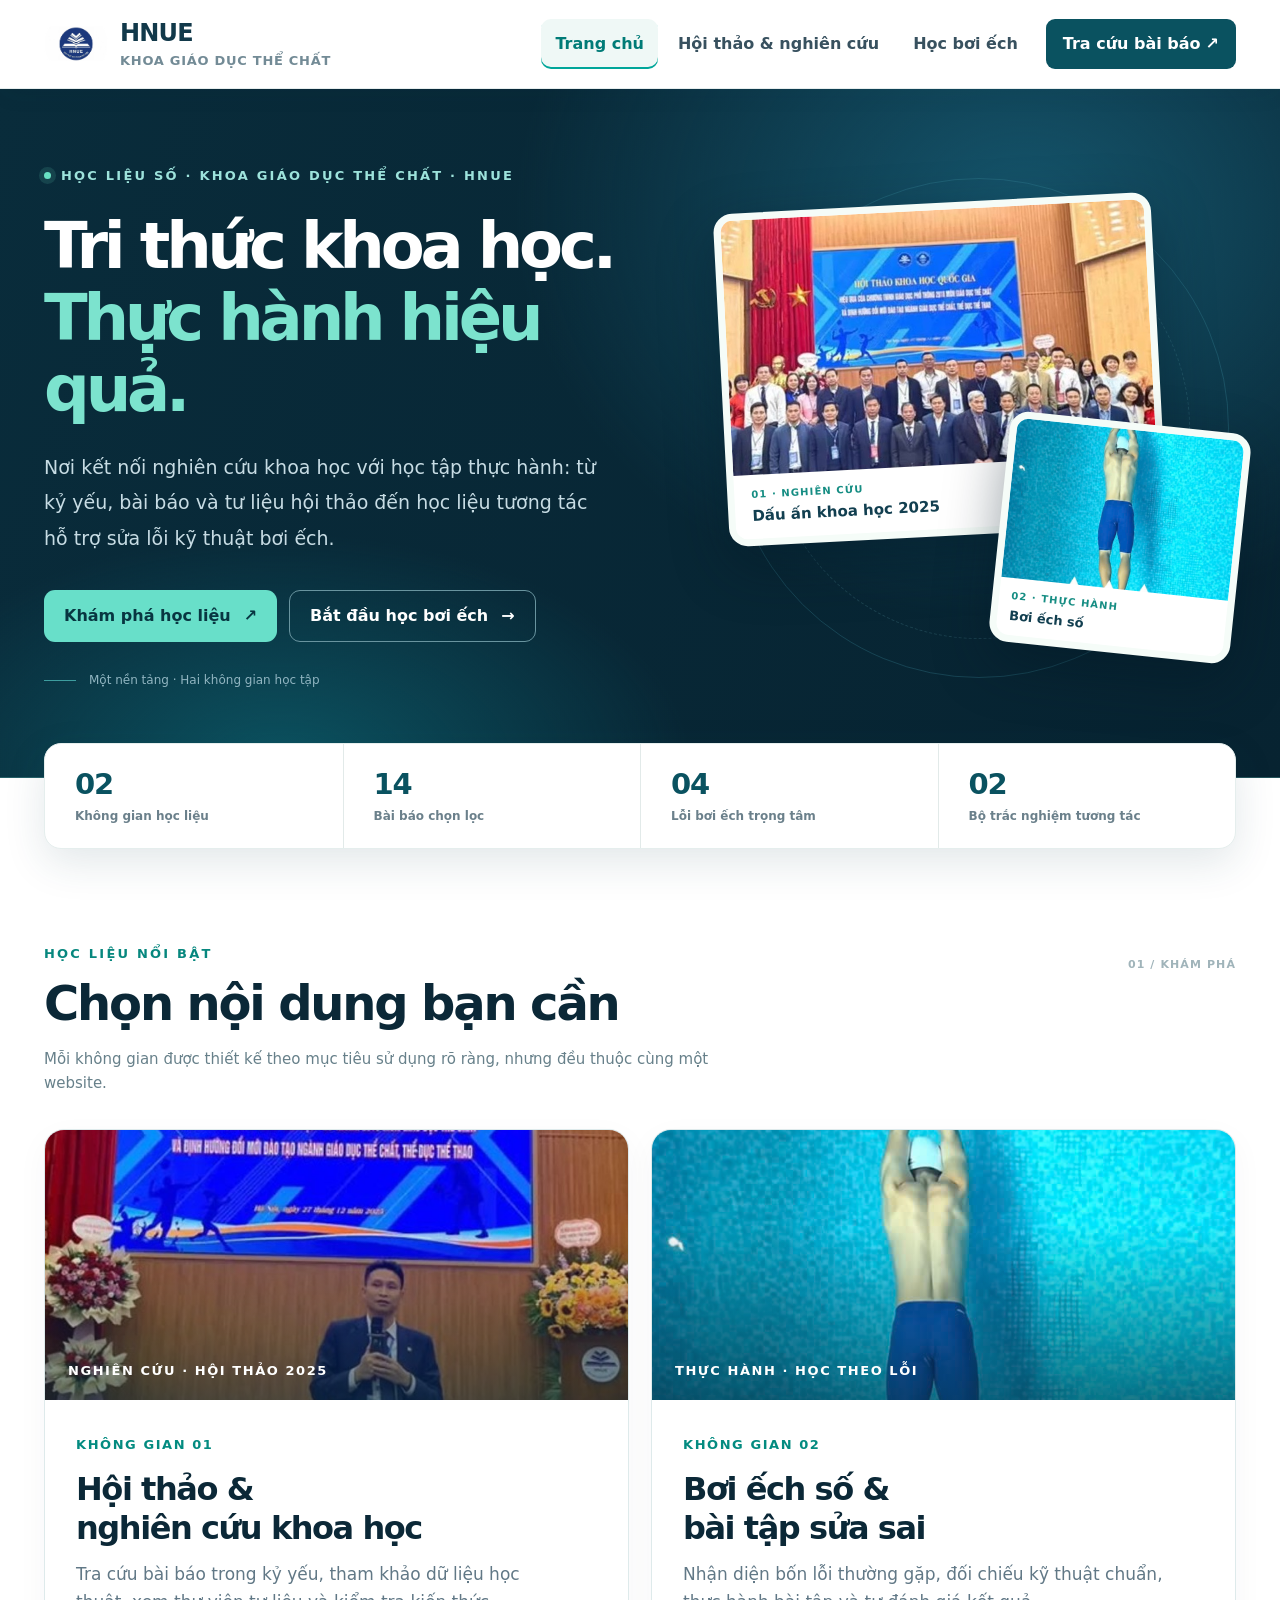
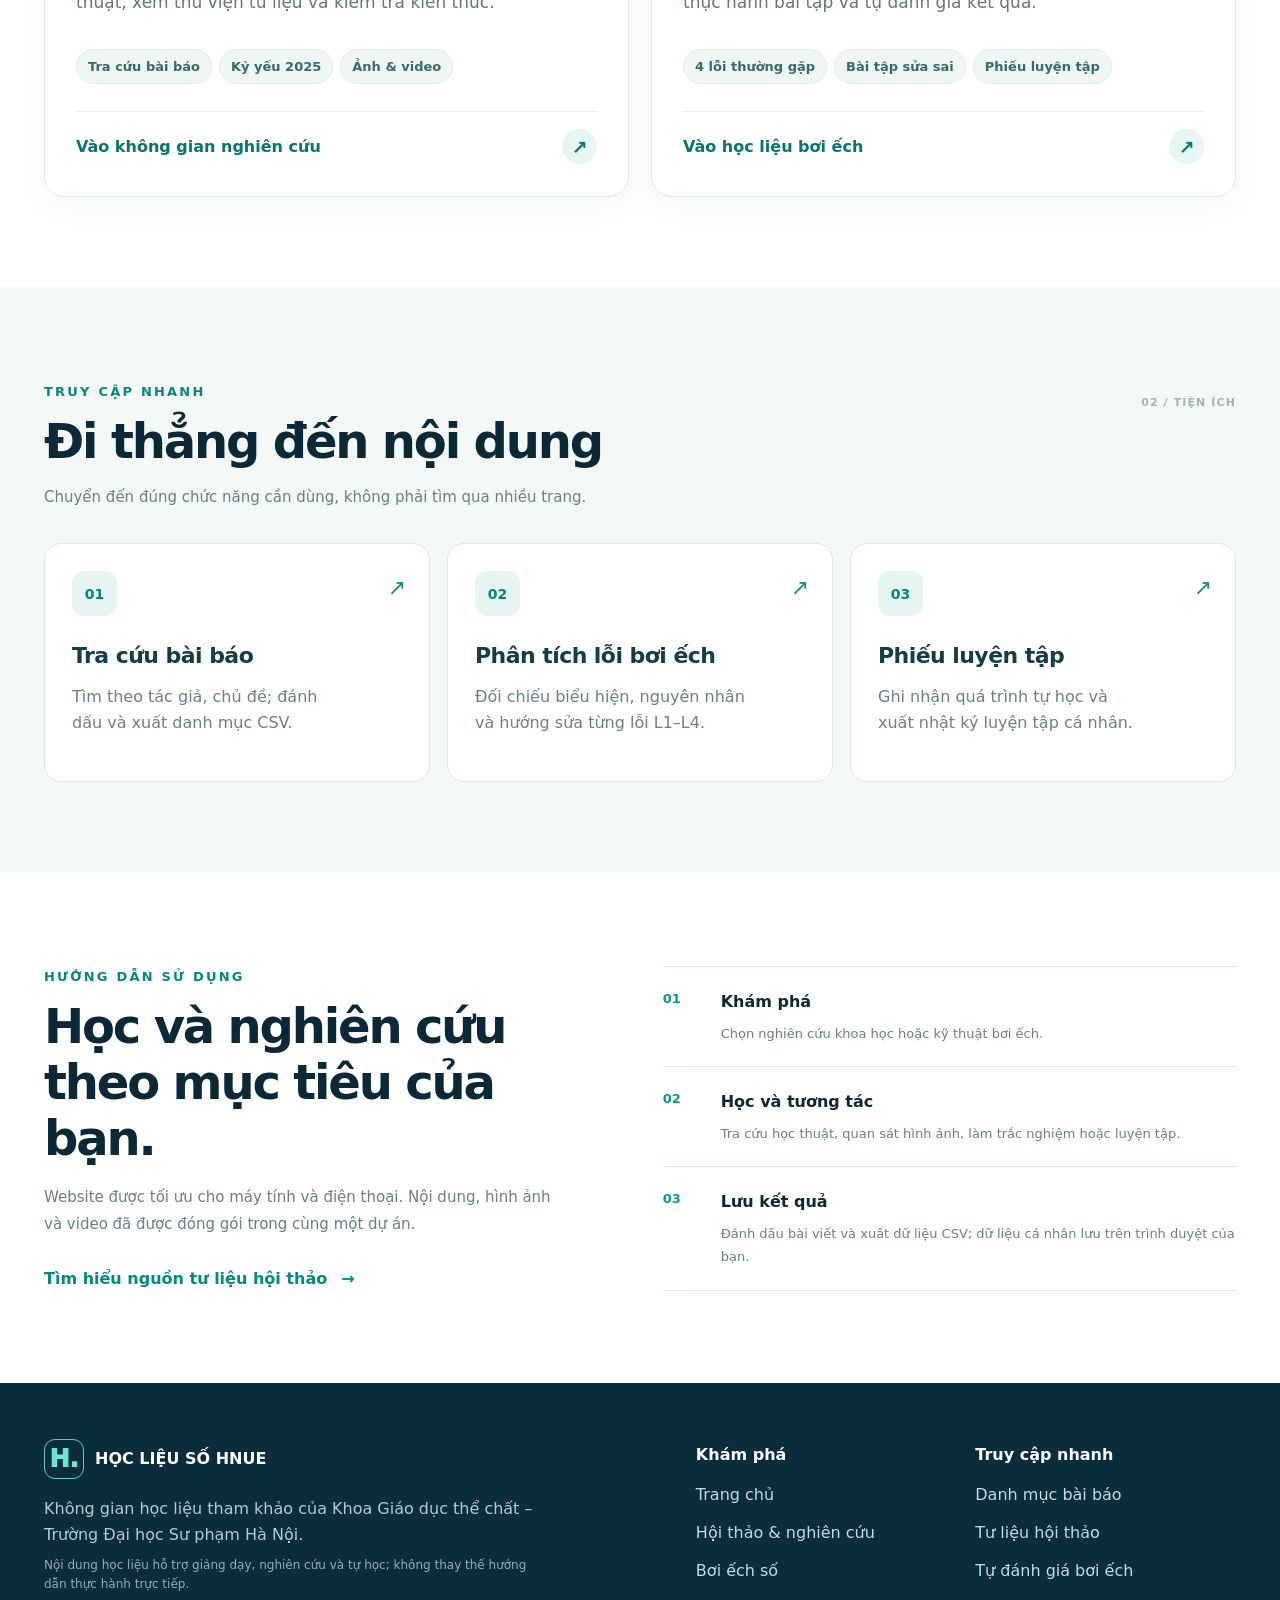
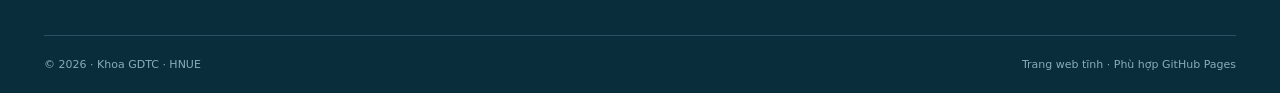
<file: index.html>
<!doctype html><html lang="vi"><head><meta charset="utf-8"><meta name="viewport" content="width=device-width,initial-scale=1"><meta name="theme-color" content="#092c38"><meta name="description" content="Cổng học liệu số Khoa Giáo dục thể chất HNUE: hội thảo và nghiên cứu khoa học, thư viện bài báo, học liệu tương tác kỹ thuật bơi ếch."><title>Học liệu số HNUE | Nghiên cứu & thực hành</title><link rel="stylesheet" href="assets/css/portal.css?v=hnue-header-20261109-2"></head><body class="portal-home">
<a class="portal-skip" href="#noi-dung">Bỏ qua điều hướng</a>
<header class="portal-header" id="dau-trang"><div class="portal-container portal-header-inner">
 <a class="portal-brand" href="index.html"
 aria-label="Trang chủ học liệu số HNUE">

    <img
        src="assets/images/hnue-logo.png"
        alt="Logo Đại học Sư phạm Hà Nội"
        class="portal-brand-logo" width="64" height="64" style="display:block;width:64px;height:64px;max-width:64px;max-height:64px;object-fit:contain;">

    <span class="portal-brand-copy">
        <strong>HNUE</strong>
        <small>KHOA GIÁO DỤC THỂ CHẤT</small>
    </span>

 </a>
 <button type="button" id="portalMenuToggle" class="portal-menu-toggle" aria-label="Mở danh mục" aria-expanded="false" aria-controls="portalMainNav"><span></span><span></span><span></span></button>
 <nav id="portalMainNav" class="portal-main-nav" aria-label="Điều hướng toàn website">
 <a aria-current="page" class="is-active" href="">Trang chủ</a>
 <a  href="nghien-cuu/">Hội thảo & nghiên cứu</a>
 <a  href="boi-ech/">Học bơi ếch</a>
 <a class="portal-nav-cta" href="nghien-cuu/#bai-bao">Tra cứu bài báo <span aria-hidden="true">↗</span></a>
 </nav></div></header>
<main id="noi-dung"><section class="portal-hero"><div class="portal-container portal-hero-grid"><div class="portal-hero-copy"><div class="portal-overline"><span class="portal-overline-dot"></span> HỌC LIỆU SỐ · KHOA GIÁO DỤC THỂ CHẤT · HNUE</div><h1>Tri thức khoa học.<br><em>Thực hành hiệu quả.</em></h1><p>Nơi kết nối nghiên cứu khoa học với học tập thực hành: từ kỷ yếu, bài báo và tư liệu hội thảo đến học liệu tương tác hỗ trợ sửa lỗi kỹ thuật bơi ếch.</p><div class="portal-hero-actions"><a class="portal-button portal-button-fill" href="#kham-pha">Khám phá học liệu <span aria-hidden="true">↗</span></a><a class="portal-button portal-button-outline" href="boi-ech/">Bắt đầu học bơi ếch <span aria-hidden="true">→</span></a></div><div class="portal-hero-caption"><span class="portal-caption-line"></span>Một nền tảng · Hai không gian học tập</div></div>
<div class="portal-hero-art" aria-label="Hình minh họa hội thảo khoa học và học liệu bơi ếch"><figure class="portal-art-main"><img src="assets/images/hoi-thao-toan-canh.jpg" alt="Toàn cảnh hội thảo khoa học Khoa Giáo dục thể chất" fetchpriority="high"><figcaption><span>01 · NGHIÊN CỨU</span><strong>Dấu ấn khoa học 2025</strong></figcaption></figure><figure class="portal-art-small"><img src="assets/images/ktc1-thu-chan-1.jpg" alt="Tư liệu quan sát kỹ thuật bơi ếch"><figcaption><span>02 · THỰC HÀNH</span><strong>Bơi ếch số</strong></figcaption></figure><span class="portal-art-halo"></span></div></div></section>
<div class="portal-container"><div class="portal-stats" aria-label="Thông tin tổng quan"><div><strong>02</strong><span>Không gian học liệu</span></div><div><strong>14</strong><span>Bài báo chọn lọc</span></div><div><strong>04</strong><span>Lỗi bơi ếch trọng tâm</span></div><div><strong>02</strong><span>Bộ trắc nghiệm tương tác</span></div></div></div>
<section id="kham-pha" class="portal-section portal-container"><div class="portal-section-top"><div><span class="portal-kicker">HỌC LIỆU NỔI BẬT</span><h2>Chọn nội dung bạn cần</h2><p>Mỗi không gian được thiết kế theo mục tiêu sử dụng rõ ràng, nhưng đều thuộc cùng một website.</p></div><span class="portal-section-index">01 / KHÁM PHÁ</span></div><div class="portal-topic-grid"><article class="portal-topic-card portal-topic-research"><div class="portal-topic-image"><img src="assets/images/dien-gia.jpg" loading="lazy" alt="Diễn giả trình bày tại hội thảo khoa học"><span class="portal-image-overlay">NGHIÊN CỨU · HỘI THẢO 2025</span></div><div class="portal-topic-body"><span class="portal-topic-number">KHÔNG GIAN 01</span><h3>Hội thảo &<br>nghiên cứu khoa học</h3><p>Tra cứu bài báo trong kỷ yếu, tham khảo dữ liệu học thuật, xem thư viện tư liệu và kiểm tra kiến thức.</p><div class="portal-chips"><span>Tra cứu bài báo</span><span>Kỷ yếu 2025</span><span>Ảnh & video</span></div><a class="portal-topic-link" href="nghien-cuu/">Vào không gian nghiên cứu <span aria-hidden="true">↗</span></a></div></article><article class="portal-topic-card portal-topic-swim"><div class="portal-topic-image"><img src="assets/images/ktc1-thu-chan-1.jpg" loading="lazy" alt="Hình tư liệu các giai đoạn kỹ thuật bơi ếch"><span class="portal-image-overlay">THỰC HÀNH · HỌC THEO LỖI</span></div><div class="portal-topic-body"><span class="portal-topic-number">KHÔNG GIAN 02</span><h3>Bơi ếch số &<br>bài tập sửa sai</h3><p>Nhận diện bốn lỗi thường gặp, đối chiếu kỹ thuật chuẩn, thực hành bài tập và tự đánh giá kết quả.</p><div class="portal-chips"><span>4 lỗi thường gặp</span><span>Bài tập sửa sai</span><span>Phiếu luyện tập</span></div><a class="portal-topic-link" href="boi-ech/">Vào học liệu bơi ếch <span aria-hidden="true">↗</span></a></div></article></div></section>
<section class="portal-section portal-quick-bg"><div class="portal-container"><div class="portal-section-top"><div><span class="portal-kicker">TRUY CẬP NHANH</span><h2>Đi thẳng đến nội dung</h2><p>Chuyển đến đúng chức năng cần dùng, không phải tìm qua nhiều trang.</p></div><span class="portal-section-index">02 / TIỆN ÍCH</span></div><div class="portal-quick-grid"><a href="nghien-cuu/#bai-bao" class="portal-quick-card"><span class="portal-quick-icon">01</span><h3>Tra cứu bài báo</h3><p>Tìm theo tác giả, chủ đề; đánh dấu và xuất danh mục CSV.</p><span class="portal-quick-arrow" aria-hidden="true">↗</span></a><a href="boi-ech/#error" class="portal-quick-card"><span class="portal-quick-icon">02</span><h3>Phân tích lỗi bơi ếch</h3><p>Đối chiếu biểu hiện, nguyên nhân và hướng sửa từng lỗi L1–L4.</p><span class="portal-quick-arrow" aria-hidden="true">↗</span></a><a href="boi-ech/#journal" class="portal-quick-card"><span class="portal-quick-icon">03</span><h3>Phiếu luyện tập</h3><p>Ghi nhận quá trình tự học và xuất nhật ký luyện tập cá nhân.</p><span class="portal-quick-arrow" aria-hidden="true">↗</span></a></div></div></section>
<section class="portal-section portal-container portal-path"><div><span class="portal-kicker">HƯỚNG DẪN SỬ DỤNG</span><h2>Học và nghiên cứu<br>theo mục tiêu của bạn.</h2><p>Website được tối ưu cho máy tính và điện thoại. Nội dung, hình ảnh và video đã được đóng gói trong cùng một dự án.</p><a href="nghien-cuu/#ky-yeu" class="portal-text-link">Tìm hiểu nguồn tư liệu hội thảo <span aria-hidden="true">→</span></a></div><div class="portal-path-list"><div><span>01</span><div><strong>Khám phá</strong><p>Chọn nghiên cứu khoa học hoặc kỹ thuật bơi ếch.</p></div></div><div><span>02</span><div><strong>Học và tương tác</strong><p>Tra cứu học thuật, quan sát hình ảnh, làm trắc nghiệm hoặc luyện tập.</p></div></div><div><span>03</span><div><strong>Lưu kết quả</strong><p>Đánh dấu bài viết và xuất dữ liệu CSV; dữ liệu cá nhân lưu trên trình duyệt của bạn.</p></div></div></div></section>
</main><footer class="portal-footer"><div class="portal-container portal-footer-grid"><div><a class="portal-footer-brand" href=""><span class="portal-footer-logo">H.</span><span>HỌC LIỆU SỐ HNUE</span></a><p>Không gian học liệu tham khảo của Khoa Giáo dục thể chất – Trường Đại học Sư phạm Hà Nội.</p><p class="portal-footnote">Nội dung học liệu hỗ trợ giảng dạy, nghiên cứu và tự học; không thay thế hướng dẫn thực hành trực tiếp.</p></div><div><strong>Khám phá</strong><a href="">Trang chủ</a><a href="nghien-cuu/">Hội thảo & nghiên cứu</a><a href="boi-ech/">Bơi ếch số</a></div><div><strong>Truy cập nhanh</strong><a href="nghien-cuu/#bai-bao">Danh mục bài báo</a><a href="nghien-cuu/#tu-lieu">Tư liệu hội thảo</a><a href="boi-ech/#quiz">Tự đánh giá bơi ếch</a></div></div><div class="portal-container portal-footer-bottom"><span>© 2026 · Khoa GDTC · HNUE</span><span>Trang web tĩnh · Phù hợp GitHub Pages</span></div></footer><script defer src="assets/js/portal.js"></script></body></html>
</file>
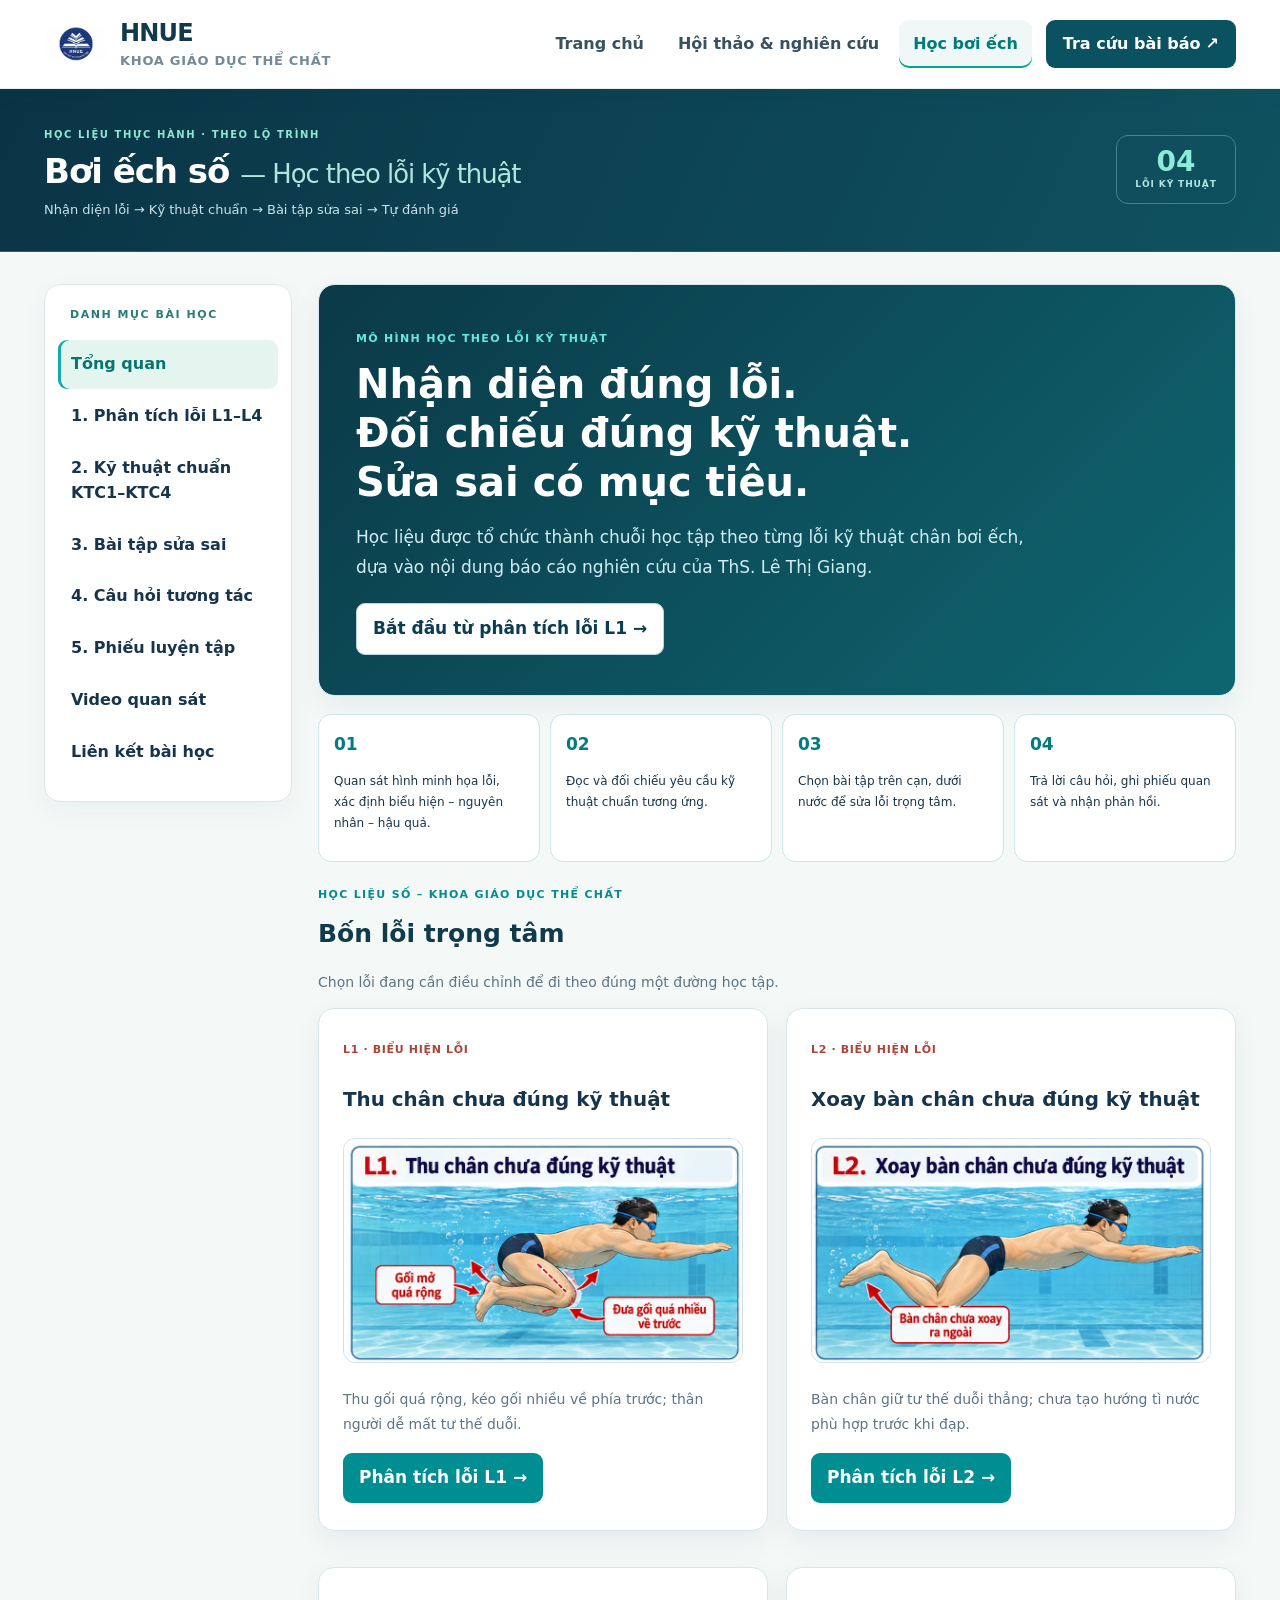
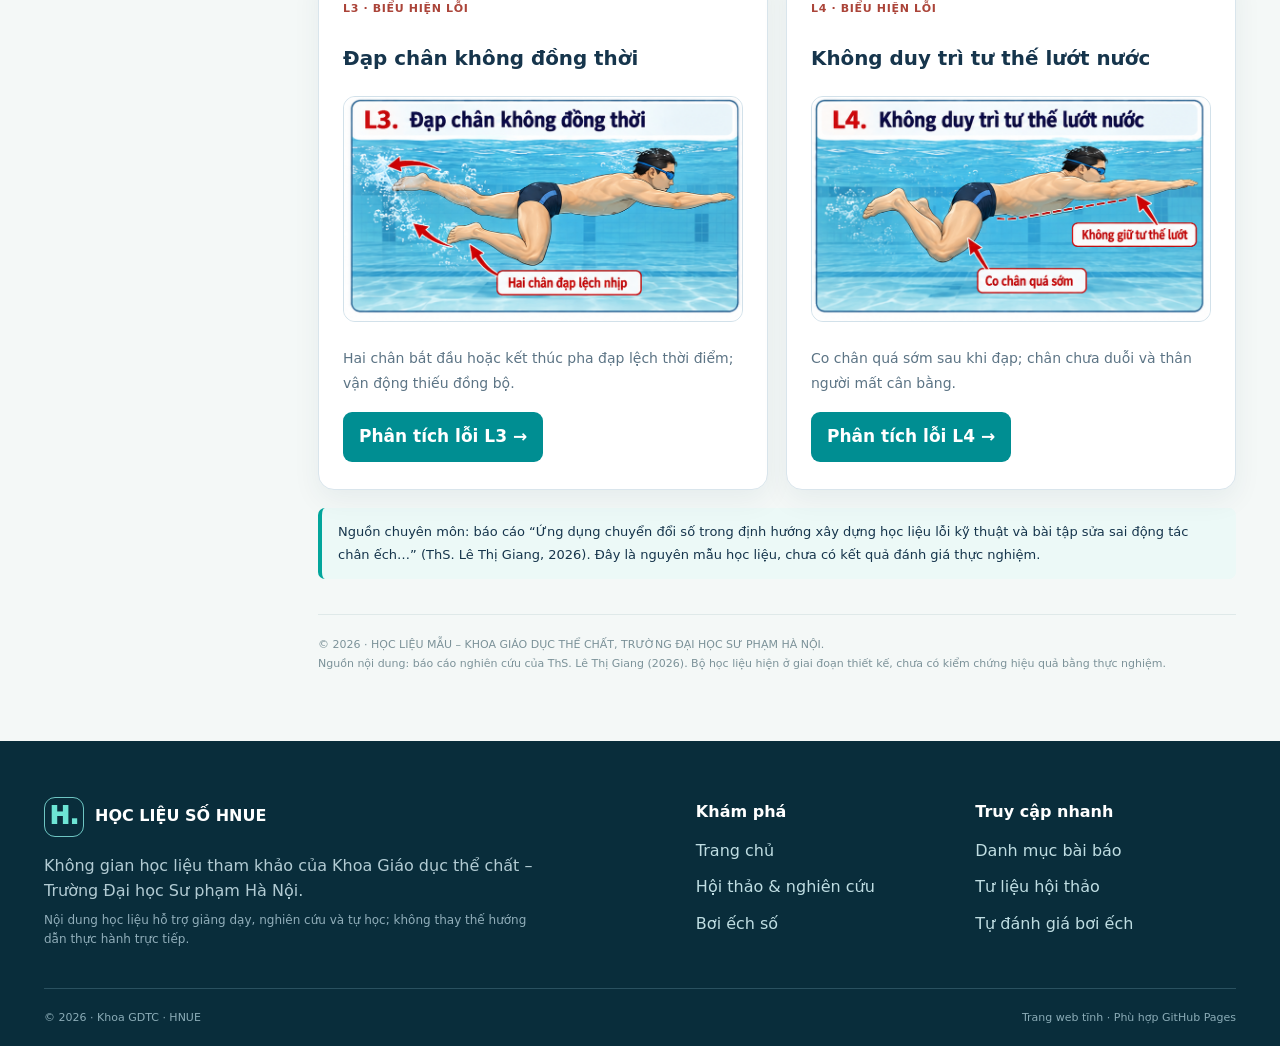
<file: boi-ech/index.html>
<!DOCTYPE html>

<html lang="vi"><head><meta charset="utf-8"/><meta content="width=device-width,initial-scale=1" name="viewport"/><meta content="#092d45" name="theme-color"/><meta content="Bơi Ếch Số – HNUE: học liệu phân tích lỗi kỹ thuật chân bơi ếch, đối chiếu kỹ thuật chuẩn, bài tập sửa sai và tự đánh giá." name="description"/><title>Bơi ếch số – Học theo lỗi kỹ thuật | Học liệu số HNUE</title><link href="assets/css/style.css" rel="stylesheet"/><link href="../assets/css/portal.css?v=hnue-header-20261109-2" rel="stylesheet"/></head>
<body><a class="portal-skip" href="#noi-dung">Bỏ qua điều hướng</a>
<header class="portal-header" id="dau-trang"><div class="portal-container portal-header-inner">
<a class="portal-brand" href="../"
   aria-label="Trang chủ học liệu số HNUE">

    <img
        src="../assets/images/hnue-logo.png"
        alt="Logo Đại học Sư phạm Hà Nội"
        class="portal-brand-logo" width="64" height="64" style="display:block;width:64px;height:64px;max-width:64px;max-height:64px;object-fit:contain;">

    <span class="portal-brand-copy">
        <strong>HNUE</strong>
        <small>KHOA GIÁO DỤC THỂ CHẤT</small>
    </span>

</a>
<button aria-controls="portalMainNav" aria-expanded="false" aria-label="Mở danh mục" class="portal-menu-toggle" id="portalMenuToggle" type="button"><span></span><span></span><span></span></button>
<nav aria-label="Điều hướng toàn website" class="portal-main-nav" id="portalMainNav">
<a href="../">Trang chủ</a>
<a href="../nghien-cuu/">Hội thảo &amp; nghiên cứu</a>
<a aria-current="page" class="is-active" href="../boi-ech/">Học bơi ếch</a>
<a class="portal-nav-cta" href="../nghien-cuu/#bai-bao">Tra cứu bài báo <span aria-hidden="true">↗</span></a>
</nav></div></header><div class="portal-course-banner"><div class="portal-container portal-course-banner-inner"><div><span class="portal-course-eyebrow">HỌC LIỆU THỰC HÀNH · THEO LỘ TRÌNH</span><h1>Bơi ếch số <span>— Học theo lỗi kỹ thuật</span></h1><p>Nhận diện lỗi → Kỹ thuật chuẩn → Bài tập sửa sai → Tự đánh giá</p></div><div aria-hidden="true" class="portal-course-badge"><strong>04</strong><span>LỖI KỸ THUẬT</span></div></div></div>


<div class="layout" id="noi-dung"><aside><strong>DANH MỤC BÀI HỌC</strong><nav aria-label="Điều hướng bài học" id="nav"></nav></aside><main aria-live="polite" id="main" tabindex="-1"><noscript>Vui lòng bật JavaScript để sử dụng các chức năng học tập tương tác.</noscript></main></div>
<script defer="" src="../assets/js/qrcode.js"></script><script defer="" src="assets/js/data.js"></script><script defer="" src="assets/js/app.js"></script>
<footer class="portal-footer"><div class="portal-container portal-footer-grid"><div><a class="portal-footer-brand" href="../"><span class="portal-footer-logo">H.</span><span>HỌC LIỆU SỐ HNUE</span></a><p>Không gian học liệu tham khảo của Khoa Giáo dục thể chất – Trường Đại học Sư phạm Hà Nội.</p><p class="portal-footnote">Nội dung học liệu hỗ trợ giảng dạy, nghiên cứu và tự học; không thay thế hướng dẫn thực hành trực tiếp.</p></div><div><strong>Khám phá</strong><a href="../">Trang chủ</a><a href="../nghien-cuu/">Hội thảo &amp; nghiên cứu</a><a href="../boi-ech/">Bơi ếch số</a></div><div><strong>Truy cập nhanh</strong><a href="../nghien-cuu/#bai-bao">Danh mục bài báo</a><a href="../nghien-cuu/#tu-lieu">Tư liệu hội thảo</a><a href="../boi-ech/#quiz">Tự đánh giá bơi ếch</a></div></div><div class="portal-container portal-footer-bottom"><span>© 2026 · Khoa GDTC · HNUE</span><span>Trang web tĩnh · Phù hợp GitHub Pages</span></div></footer><script defer="True" src="../assets/js/portal.js"></script></body></html>
</file>
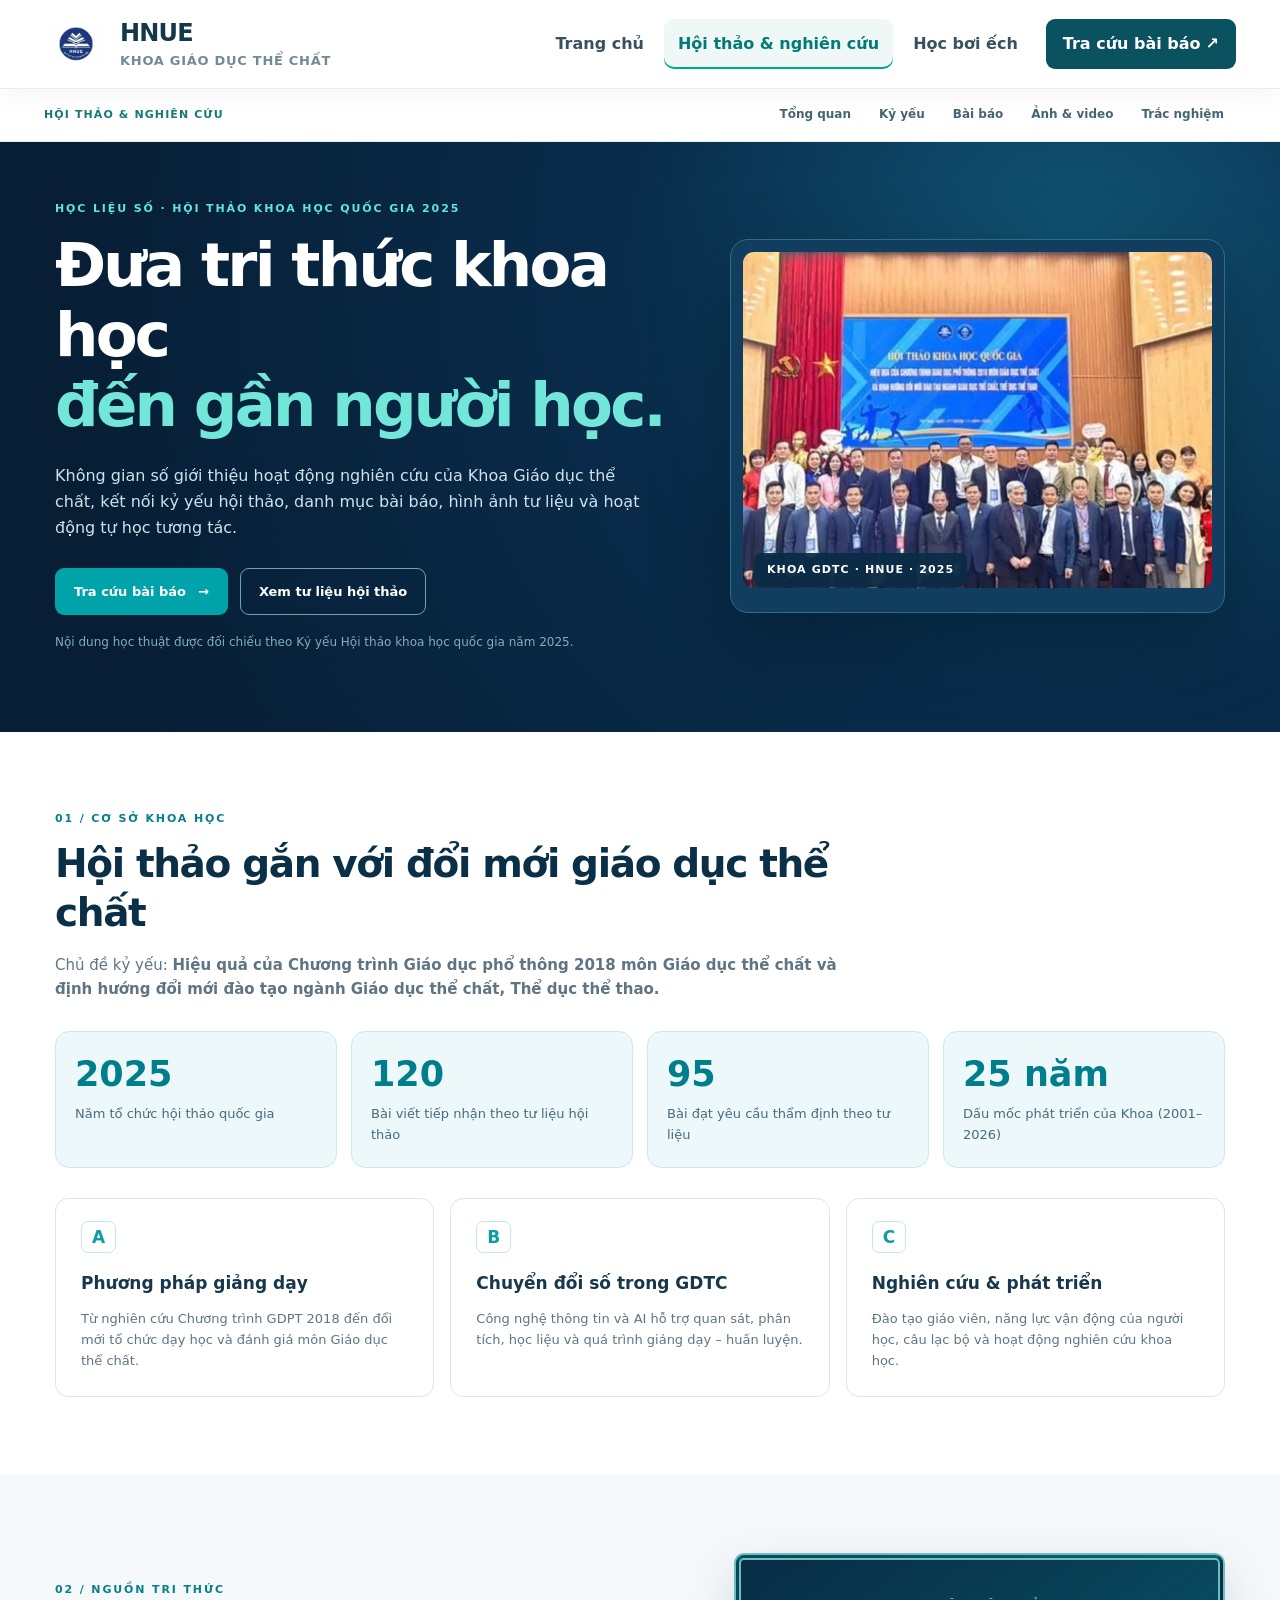
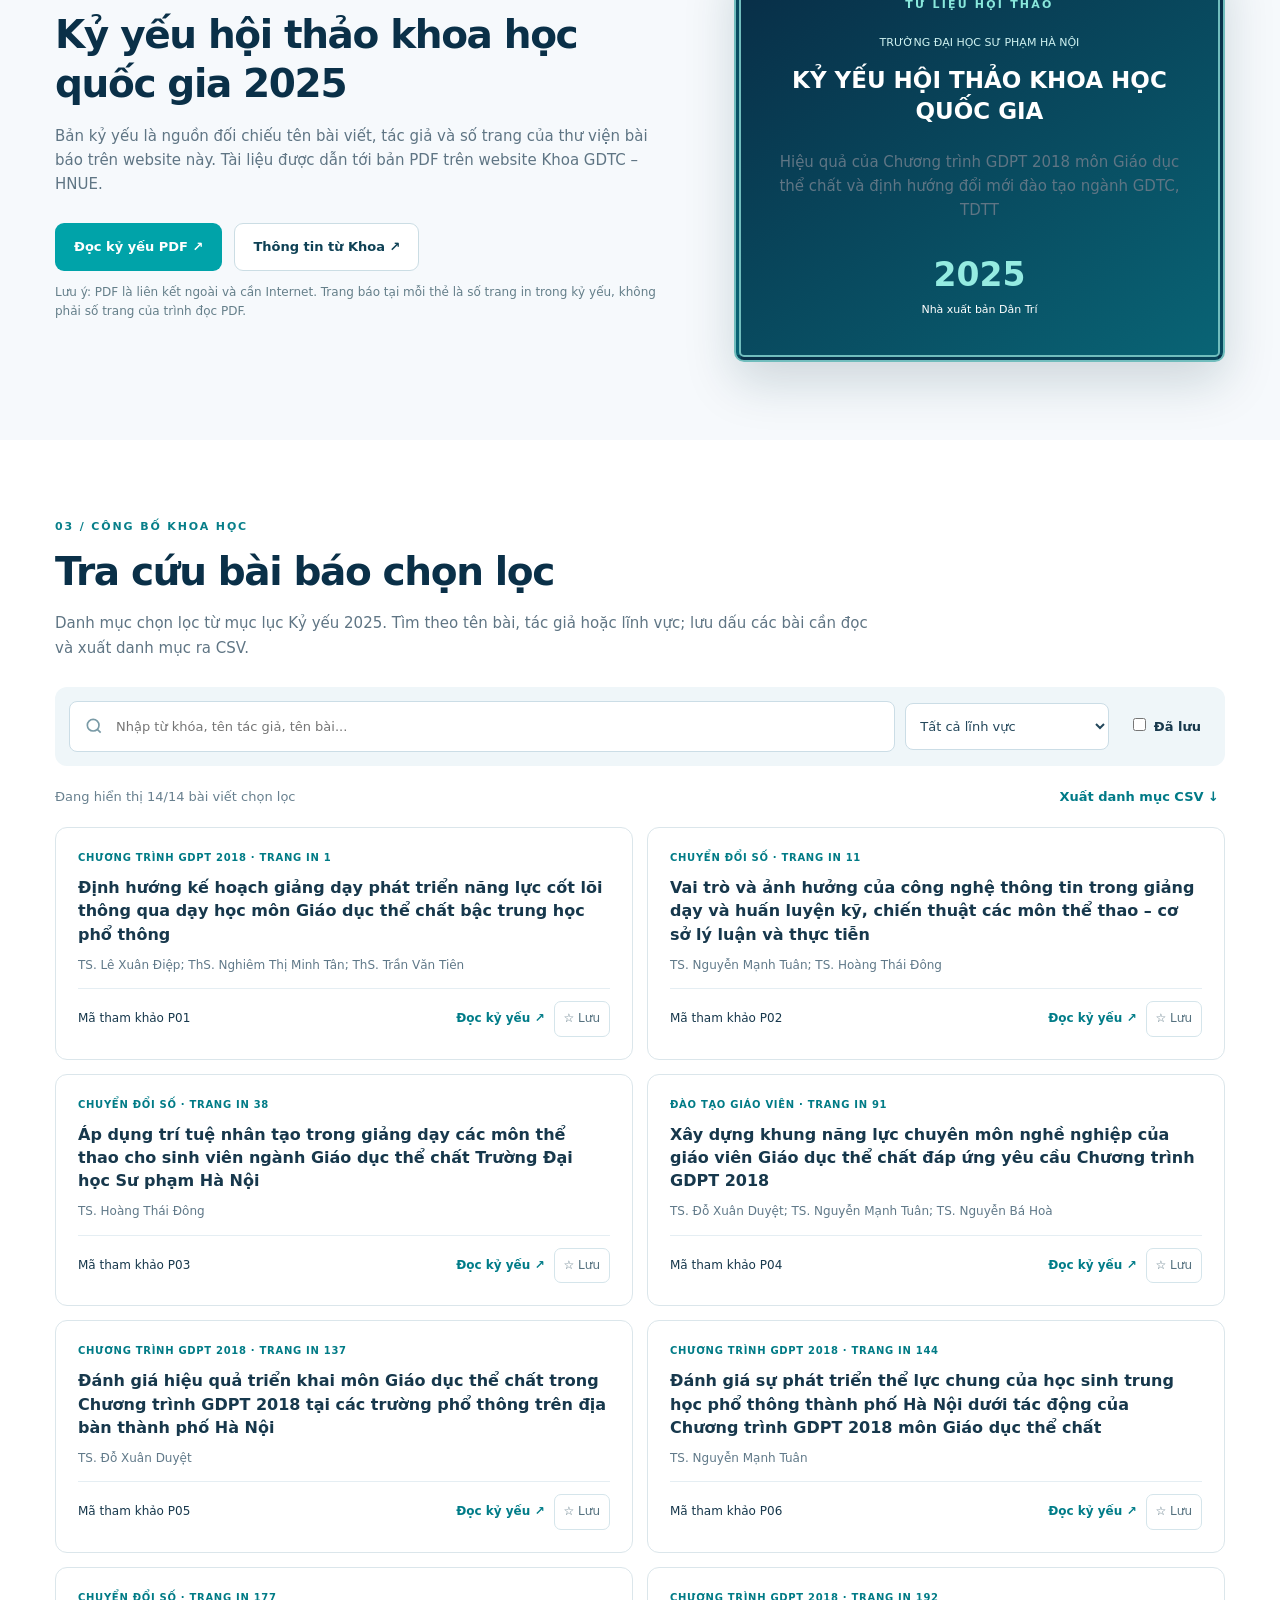
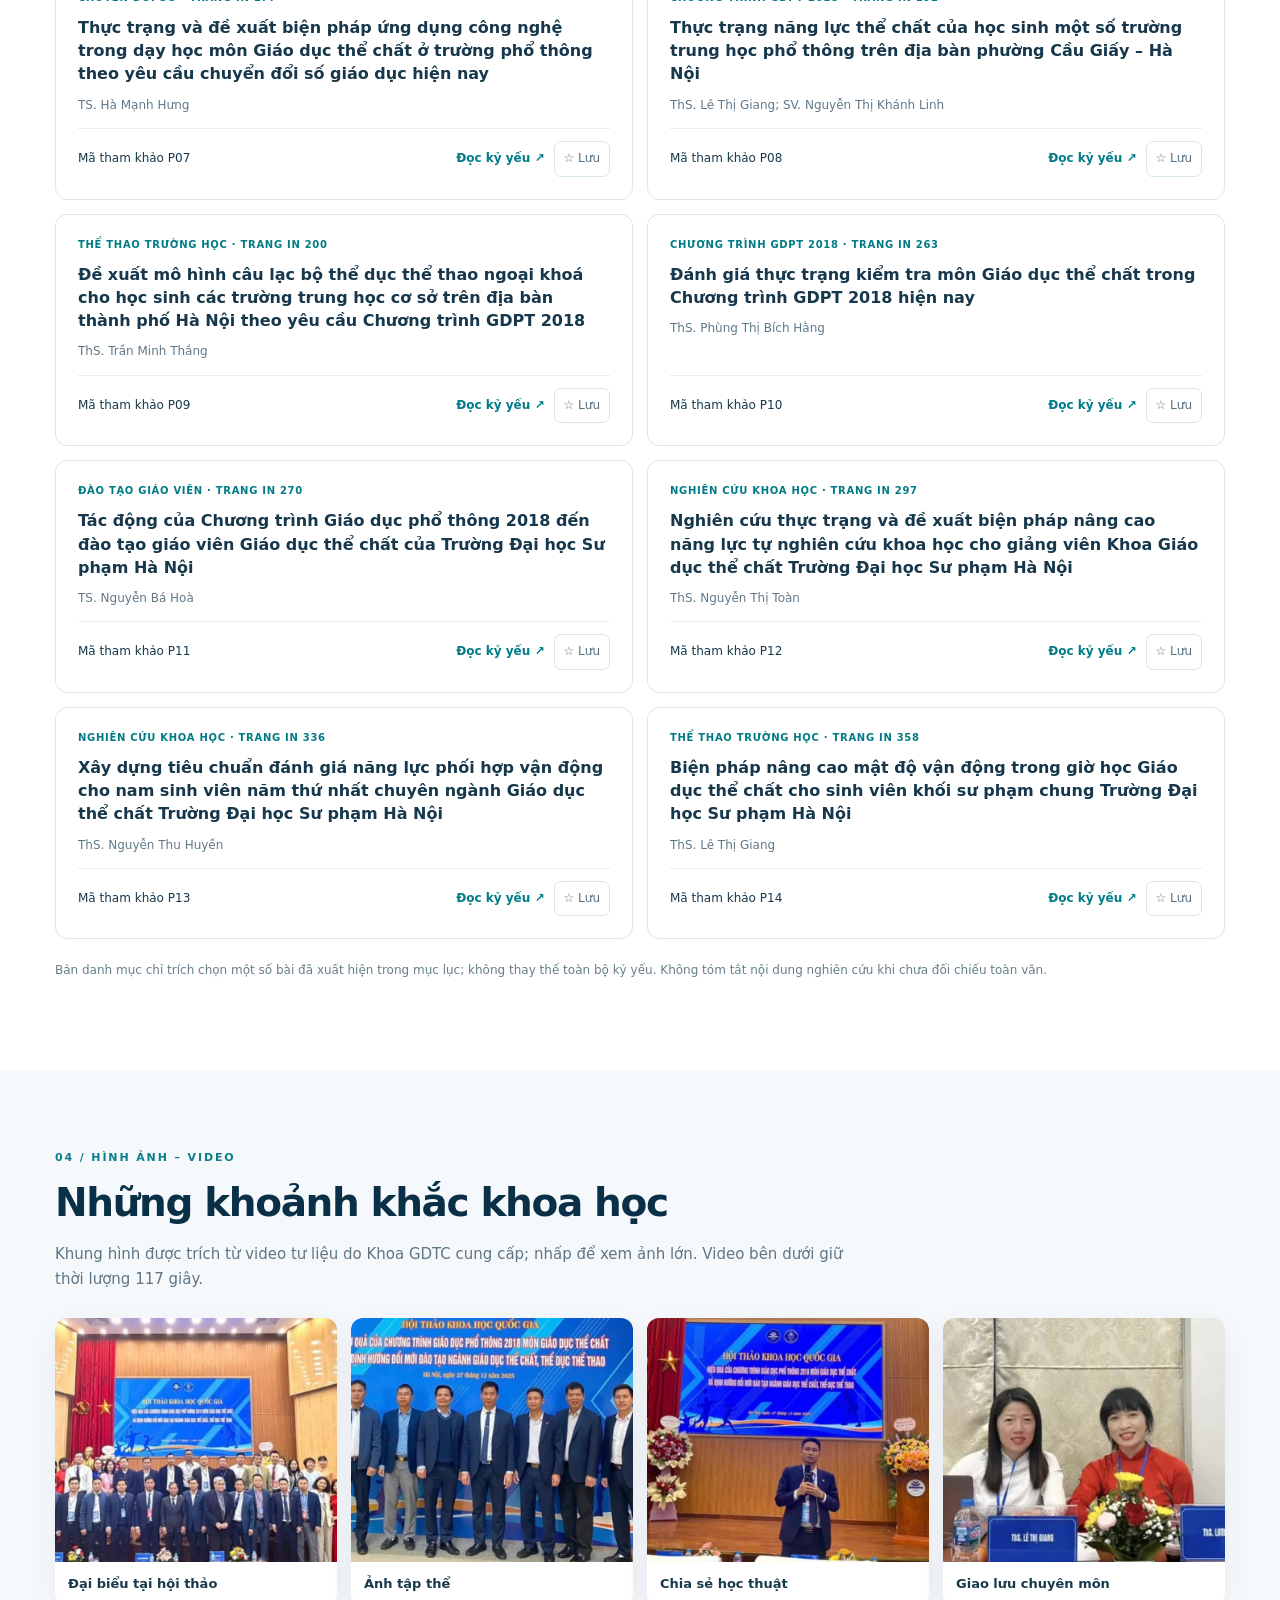
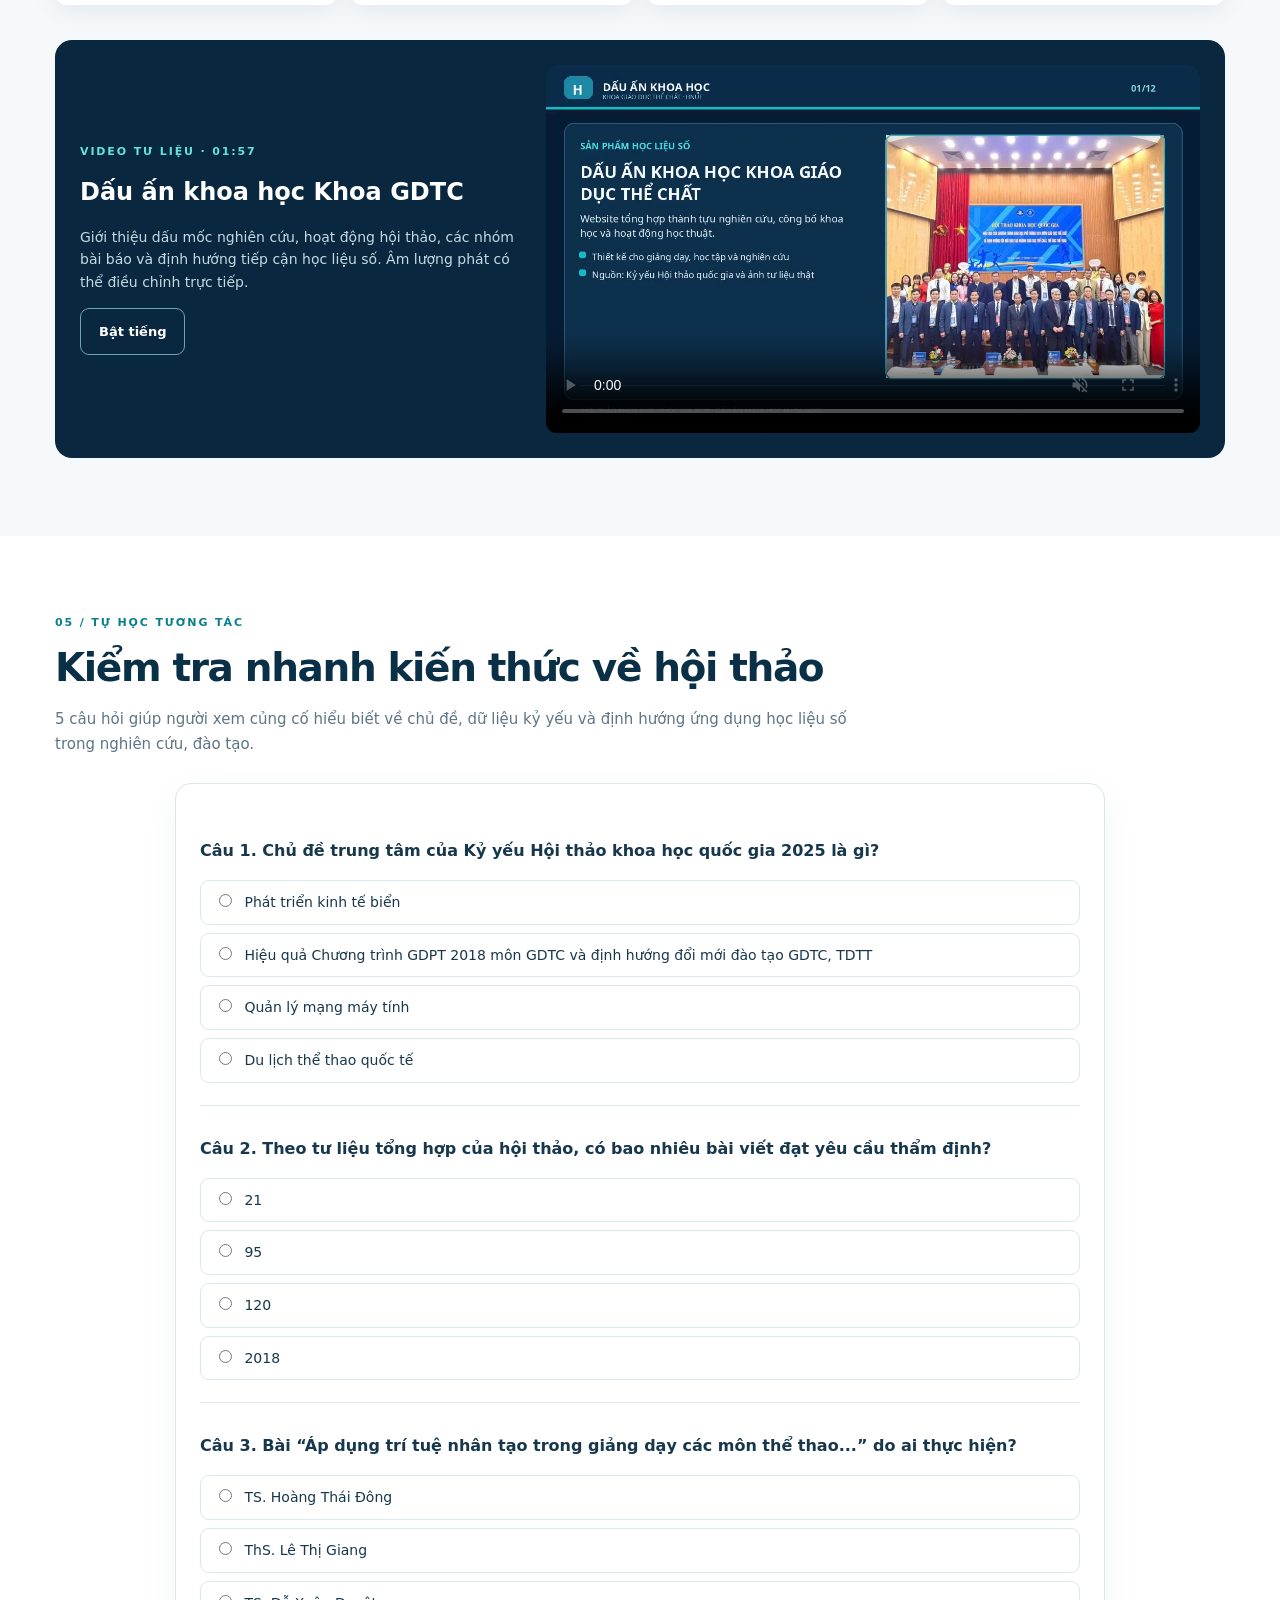
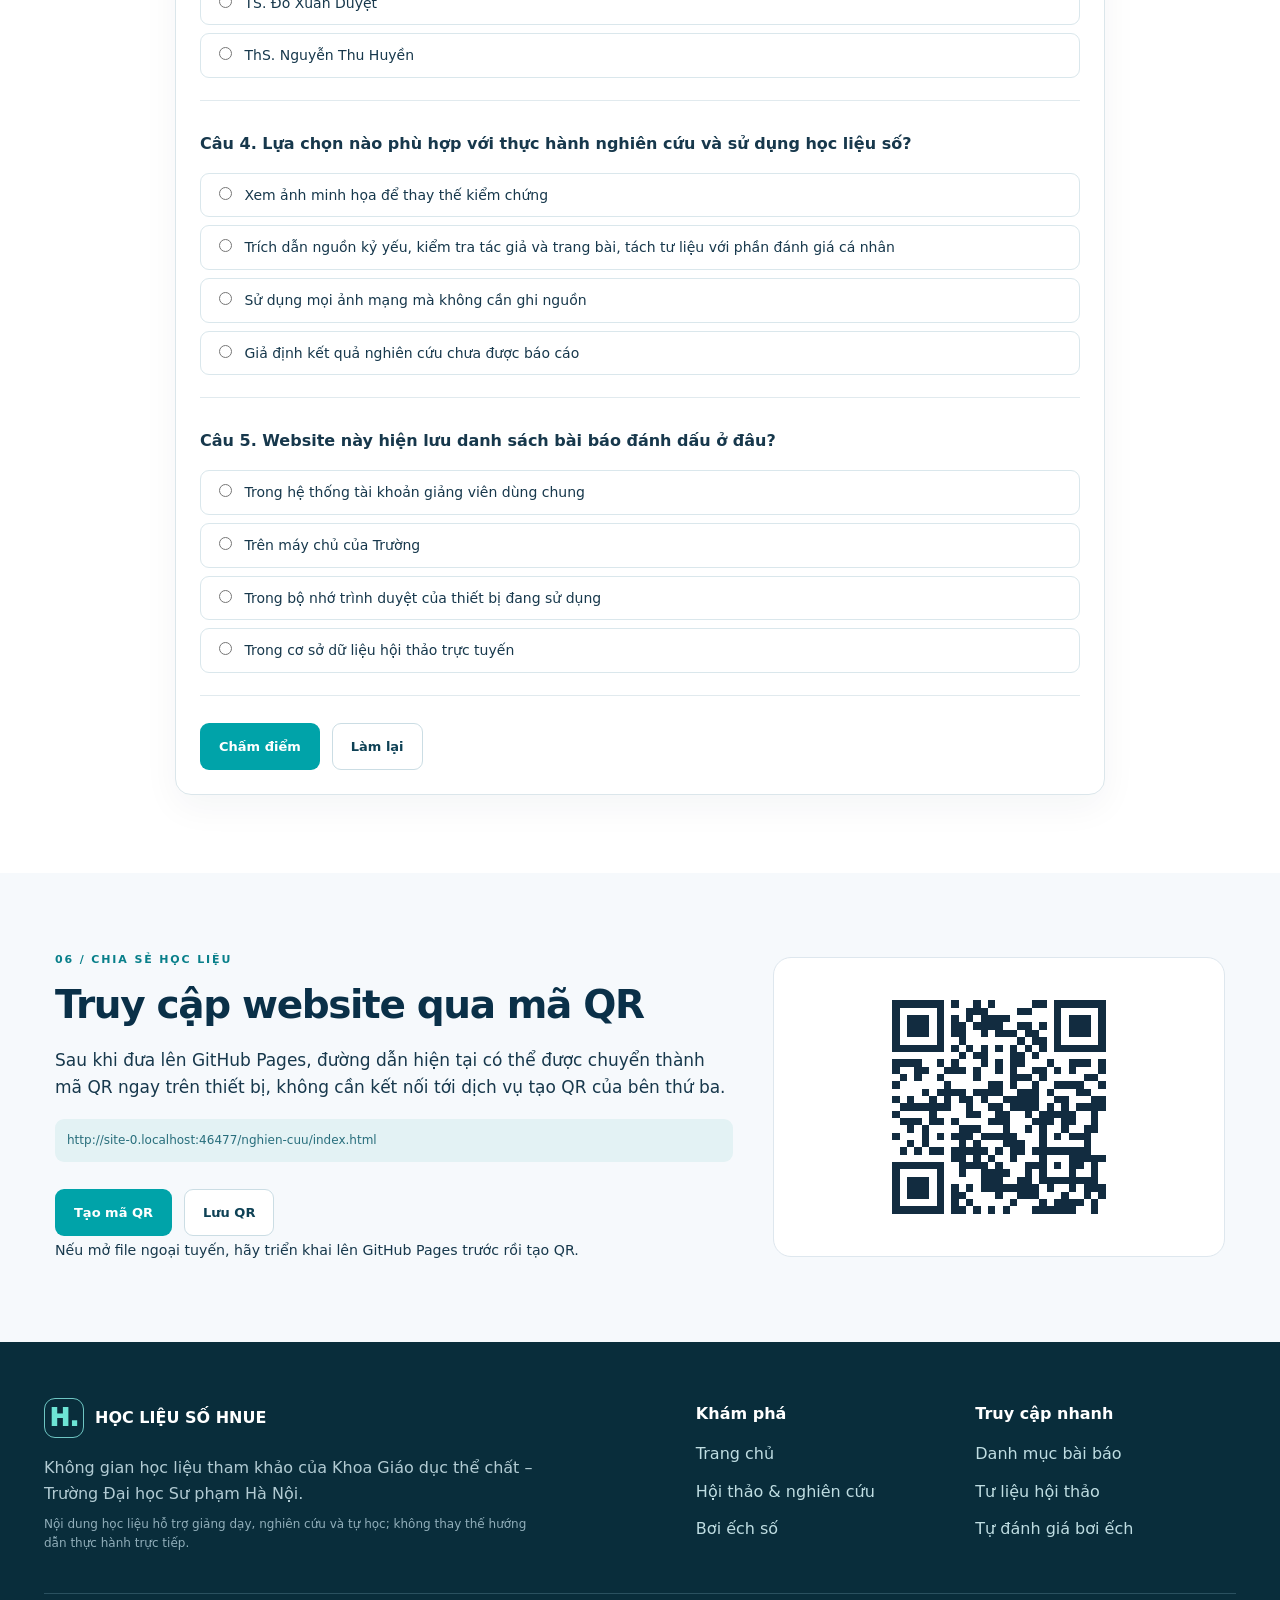
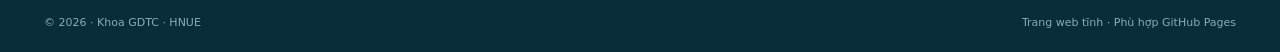
<file: nghien-cuu/index.html>
<!DOCTYPE html>
<html lang="vi"><head><meta charset="utf-8"/><meta content="width=device-width, initial-scale=1" name="viewport"/><meta content="#08243d" name="theme-color"/><meta content="Hội thảo khoa học quốc gia 2025: tra cứu bài báo, kỷ yếu, hình ảnh, video và trắc nghiệm thuộc hệ thống học liệu số HNUE." name="description"/><title>Hội thảo &amp; nghiên cứu khoa học | Học liệu số HNUE</title><link href="assets/css/style.css" rel="stylesheet"/><link href="../assets/css/portal.css?v=hnue-header-20261109-2" rel="stylesheet"/></head><body><a class="portal-skip" href="#noi-dung">Bỏ qua điều hướng</a>
<header class="portal-header" id="dau-trang"><div class="portal-container portal-header-inner">
<button aria-controls="portalMainNav" aria-expanded="false" aria-label="Mở danh mục" class="portal-menu-toggle" id="portalMenuToggle" type="button"><span></span><span></span><span></span></button>
<a class="portal-brand" href="../"
   aria-label="Trang chủ học liệu số HNUE">

    <img
        src="../assets/images/hnue-logo.png"
        alt="Logo Đại học Sư phạm Hà Nội"
        class="portal-brand-logo" width="64" height="64" style="display:block;width:64px;height:64px;max-width:64px;max-height:64px;object-fit:contain;">

    <span class="portal-brand-copy">
        <strong>HNUE</strong>
        <small>KHOA GIÁO DỤC THỂ CHẤT</small>
    </span>

</a>
<nav aria-label="Điều hướng toàn website" class="portal-main-nav" id="portalMainNav">
<a href="../">Trang chủ</a>
<a aria-current="page" class="is-active" href="../nghien-cuu/">Hội thảo &amp; nghiên cứu</a>
<a href="../boi-ech/">Học bơi ếch</a>
<a class="portal-nav-cta" href="../nghien-cuu/#bai-bao">Tra cứu bài báo <span aria-hidden="true">↗</span></a>
</nav></div></header><div class="portal-section-bar"><div class="portal-container portal-section-bar-inner"><span class="portal-section-label">HỘI THẢO &amp; NGHIÊN CỨU</span><nav aria-label="Mục lục nghiên cứu"><a href="#gioi-thieu">Tổng quan</a><a href="#ky-yeu">Kỷ yếu</a><a href="#bai-bao">Bài báo</a><a href="#tu-lieu">Ảnh &amp; video</a><a href="#tuong-tac">Trắc nghiệm</a></nav></div></div>

<main id="noi-dung">
<section class="hero" id="trang-chu"><div class="shell hero-grid"><div><p class="eyebrow cyan">HỌC LIỆU SỐ · HỘI THẢO KHOA HỌC QUỐC GIA 2025</p><h1>Đưa tri thức khoa học<br/><em>đến gần người học.</em></h1><p class="intro">Không gian số giới thiệu hoạt động nghiên cứu của Khoa Giáo dục thể chất, kết nối kỷ yếu hội thảo, danh mục bài báo, hình ảnh tư liệu và hoạt động tự học tương tác.</p><div class="hero-actions"><a class="btn primary" href="#bai-bao">Tra cứu bài báo <span aria-hidden="true">→</span></a><a class="btn secondary" href="#tu-lieu">Xem tư liệu hội thảo</a></div><div class="hero-micro">Nội dung học thuật được đối chiếu theo Kỷ yếu Hội thảo khoa học quốc gia năm 2025.</div></div><div class="hero-media"><img alt="Khung hình tư liệu ghi lại ảnh tập thể hội thảo" fetchpriority="high" src="assets/images/hoi-thao-toan-canh.jpg"/><span class="media-chip">KHOA GDTC · HNUE · 2025</span></div></div></section>
<section class="section shell" id="gioi-thieu"><div class="section-lead"><p class="eyebrow">01 / CƠ SỞ KHOA HỌC</p><h2>Hội thảo gắn với đổi mới giáo dục thể chất</h2><p>Chủ đề kỷ yếu: <strong>Hiệu quả của Chương trình Giáo dục phổ thông 2018 môn Giáo dục thể chất và định hướng đổi mới đào tạo ngành Giáo dục thể chất, Thể dục thể thao.</strong></p></div><div class="stat-grid"><div class="stat"><strong>2025</strong><span>Năm tổ chức hội thảo quốc gia</span></div><div class="stat"><strong>120</strong><span>Bài viết tiếp nhận theo tư liệu hội thảo</span></div><div class="stat"><strong>95</strong><span>Bài đạt yêu cầu thẩm định theo tư liệu</span></div><div class="stat"><strong>25 năm</strong><span>Dấu mốc phát triển của Khoa (2001–2026)</span></div></div><div class="feature-grid"><article class="feature"><span class="feature-num">A</span><h3>Phương pháp giảng dạy</h3><p>Từ nghiên cứu Chương trình GDPT 2018 đến đổi mới tổ chức dạy học và đánh giá môn Giáo dục thể chất.</p></article><article class="feature"><span class="feature-num">B</span><h3>Chuyển đổi số trong GDTC</h3><p>Công nghệ thông tin và AI hỗ trợ quan sát, phân tích, học liệu và quá trình giảng dạy – huấn luyện.</p></article><article class="feature"><span class="feature-num">C</span><h3>Nghiên cứu &amp; phát triển</h3><p>Đào tạo giáo viên, năng lực vận động của người học, câu lạc bộ và hoạt động nghiên cứu khoa học.</p></article></div></section>
<section class="section section-alt" id="ky-yeu"><div class="shell resource-grid"><div><p class="eyebrow">02 / NGUỒN TRI THỨC</p><h2>Kỷ yếu hội thảo khoa học quốc gia 2025</h2><p>Bản kỷ yếu là nguồn đối chiếu tên bài viết, tác giả và số trang của thư viện bài báo trên website này. Tài liệu được dẫn tới bản PDF trên website Khoa GDTC – HNUE.</p><div class="source-actions"><a class="btn primary" href="https://gdtc.hnue.edu.vn/Portals/0/KY%20YEU%20HOI%20THAO%20QUOC%20GIA-%20KHOA%20GDTC%20HNUE%202025%20%2822_12%20Giao%20in%29.pdf" rel="noopener noreferrer" target="_blank">Đọc kỷ yếu PDF ↗</a><a class="btn light" href="https://gdtc.hnue.edu.vn/Tin-t%E1%BB%A9c/p/11690" rel="noopener noreferrer" target="_blank">Thông tin từ Khoa ↗</a></div><p class="small">Lưu ý: PDF là liên kết ngoài và cần Internet. Trang báo tại mỗi thẻ là số trang in trong kỷ yếu, không phải số trang của trình đọc PDF.</p></div><div class="book-panel"><span class="book-stripe">TƯ LIỆU HỘI THẢO</span><p class="book-top">TRƯỜNG ĐẠI HỌC SƯ PHẠM HÀ NỘI</p><h3>KỶ YẾU HỘI THẢO KHOA HỌC QUỐC GIA</h3><p>Hiệu quả của Chương trình GDPT 2018 môn Giáo dục thể chất và định hướng đổi mới đào tạo ngành GDTC, TDTT</p><strong>2025</strong><small>Nhà xuất bản Dân Trí</small></div></div></section>
<section class="section shell" id="bai-bao"><div class="section-lead"><p class="eyebrow">03 / CÔNG BỐ KHOA HỌC</p><h2>Tra cứu bài báo chọn lọc</h2><p>Danh mục chọn lọc từ mục lục Kỷ yếu 2025. Tìm theo tên bài, tác giả hoặc lĩnh vực; lưu dấu các bài cần đọc và xuất danh mục ra CSV.</p></div><div class="filter-bar"><label class="search-wrap"><span class="sr-only">Tìm bài viết</span><svg aria-hidden="true" fill="none" height="20" stroke="currentColor" stroke-width="2" viewbox="0 0 24 24" width="20"><circle cx="11" cy="11" r="7"></circle><path d="m20 20-4-4"></path></svg><input autocomplete="off" id="paperSearch" placeholder="Nhập từ khóa, tên tác giả, tên bài..." type="search"/></label><select aria-label="Lọc lĩnh vực" id="paperCategory"><option value="all">Tất cả lĩnh vực</option><option value="Chuyển đổi số">Chuyển đổi số</option><option value="Chương trình GDPT 2018">Chương trình GDPT 2018</option><option value="Đào tạo giáo viên">Đào tạo giáo viên</option><option value="Nghiên cứu khoa học">Nghiên cứu khoa học</option><option value="Thể thao trường học">Thể thao trường học</option></select><label class="saved-filter"><input id="onlySaved" type="checkbox"/> Đã lưu</label></div><div class="table-meta"><span aria-live="polite" id="paperCount"></span><button class="text-button" id="exportPapers" type="button">Xuất danh mục CSV ↓</button></div><div aria-live="polite" class="papers-grid" id="paperList"></div><p class="small footnote">Bản danh mục chỉ trích chọn một số bài đã xuất hiện trong mục lục; không thay thế toàn bộ kỷ yếu. Không tóm tắt nội dung nghiên cứu khi chưa đối chiếu toàn văn.</p></section>
<section class="section section-alt" id="tu-lieu"><div class="shell"><div class="section-lead"><p class="eyebrow">04 / HÌNH ẢNH – VIDEO</p><h2>Những khoảnh khắc khoa học</h2><p>Khung hình được trích từ video tư liệu do Khoa GDTC cung cấp; nhấp để xem ảnh lớn. Video bên dưới giữ thời lượng 117 giây.</p></div><div class="gallery" id="gallery"><button class="photo" data-photo="0" type="button"><img alt="Khung hình ảnh đại biểu hội thảo" loading="lazy" src="assets/images/hoi-thao-toan-canh.jpg"/><span>Đại biểu tại hội thảo</span></button><button class="photo" data-photo="1" type="button"><img alt="Tập thể đại biểu đứng trước backdrop" loading="lazy" src="assets/images/tap-the-dai-bieu.jpg"/><span>Ảnh tập thể</span></button><button class="photo" data-photo="2" type="button"><img alt="Diễn giả trình bày tại hội thảo" loading="lazy" src="assets/images/dien-gia.jpg"/><span>Chia sẻ học thuật</span></button><button class="photo" data-photo="3" type="button"><img alt="Đại biểu hội thảo" loading="lazy" src="assets/images/dai-bieu.jpg"/><span>Giao lưu chuyên môn</span></button></div><div class="video-block"><div><p class="eyebrow cyan">VIDEO TƯ LIỆU · 01:57</p><h3>Dấu ấn khoa học Khoa GDTC</h3><p>Giới thiệu dấu mốc nghiên cứu, hoạt động hội thảo, các nhóm bài báo và định hướng tiếp cận học liệu số. Âm lượng phát có thể điều chỉnh trực tiếp.</p><button class="btn secondary" id="toggleVideoMute" type="button">Bật / tắt tiếng</button></div><video controls="" id="conferenceVideo" playsinline="" poster="assets/images/khung-hinh-01.jpg" preload="metadata"><source src="assets/videos/dau-an-khoa-hoc-117s.mp4" type="video/mp4"/>Trình duyệt không hỗ trợ video.</video></div></div></section>
<section class="section shell" id="tuong-tac"><div class="section-lead"><p class="eyebrow">05 / TỰ HỌC TƯƠNG TÁC</p><h2>Kiểm tra nhanh kiến thức về hội thảo</h2><p>5 câu hỏi giúp người xem củng cố hiểu biết về chủ đề, dữ liệu kỷ yếu và định hướng ứng dụng học liệu số trong nghiên cứu, đào tạo.</p></div><div class="quiz-shell"><form id="quizForm"><div id="quizQuestions"></div><div class="quiz-actions"><button class="btn primary" type="submit">Chấm điểm</button><button class="btn light" id="quizReset" type="button">Làm lại</button></div></form><div aria-live="polite" id="quizFeedback"></div></div></section>
<section class="section section-alt"><div class="shell qr-grid"><div><p class="eyebrow">06 / CHIA SẺ HỌC LIỆU</p><h2>Truy cập website qua mã QR</h2><p>Sau khi đưa lên GitHub Pages, đường dẫn hiện tại có thể được chuyển thành mã QR ngay trên thiết bị, không cần kết nối tới dịch vụ tạo QR của bên thứ ba.</p><p class="source-url" id="publicUrl"></p><div class="row-actions"><button class="btn primary" id="createQr" type="button">Tạo mã QR</button><a class="btn light hidden" download="QR_Dau_An_Khoa_Hoc.png" id="saveQr">Lưu QR</a></div><small>Nếu mở file ngoại tuyến, hãy triển khai lên GitHub Pages trước rồi tạo QR.</small></div><div class="qr-box"><canvas aria-label="Mã QR website hội thảo" height="272" id="siteQr" width="272"></canvas></div></div></section>
</main>
<dialog class="lightbox" id="lightbox"><button aria-label="Đóng ảnh" class="close-lightbox" id="closeLightbox" type="button">×</button><img alt="Ảnh tư liệu được phóng to" id="lightboxImage"/><p id="lightboxCaption"></p><div class="lightbox-actions"><button id="photoPrev" type="button">← Trước</button><button id="photoNext" type="button">Tiếp →</button></div></dialog>
<script defer="" src="../assets/js/qrcode.js"></script><script defer="" src="assets/js/data.js"></script><script defer="" src="assets/js/app.js"></script><footer class="portal-footer"><div class="portal-container portal-footer-grid"><div><a class="portal-footer-brand" href="../"><span class="portal-footer-logo">H.</span><span>HỌC LIỆU SỐ HNUE</span></a><p>Không gian học liệu tham khảo của Khoa Giáo dục thể chất – Trường Đại học Sư phạm Hà Nội.</p><p class="portal-footnote">Nội dung học liệu hỗ trợ giảng dạy, nghiên cứu và tự học; không thay thế hướng dẫn thực hành trực tiếp.</p></div><div><strong>Khám phá</strong><a href="../">Trang chủ</a><a href="../nghien-cuu/">Hội thảo &amp; nghiên cứu</a><a href="../boi-ech/">Bơi ếch số</a></div><div><strong>Truy cập nhanh</strong><a href="../nghien-cuu/#bai-bao">Danh mục bài báo</a><a href="../nghien-cuu/#tu-lieu">Tư liệu hội thảo</a><a href="../boi-ech/#quiz">Tự đánh giá bơi ếch</a></div></div><div class="portal-container portal-footer-bottom"><span>© 2026 · Khoa GDTC · HNUE</span><span>Trang web tĩnh · Phù hợp GitHub Pages</span></div></footer><script defer="True" src="../assets/js/portal.js"></script></body></html>
</file>
<file: assets/css/portal.css>
/* Shared visual system for the single HNUE learning portal */
:root{--portal-ink:#0b2837;--portal-ocean:#063847;--portal-teal:#00a69a;--portal-muted:#617786;--portal-border:#dce7e9;--portal-paper:#f6f9f8}
html{scroll-behavior:smooth}body{margin:0}img{max-width:100%}button,a{-webkit-tap-highlight-color:transparent}
.portal-container{width:min(1192px,calc(100% - 48px));margin-inline:auto}
.portal-skip{position:fixed;left:10px;top:-80px;z-index:200;background:#fff;padding:12px;color:#082a38;text-decoration:none}.portal-skip:focus{top:10px}
.portal-header{background:#fff!important;color:var(--portal-ink)!important;border:0!important;border-bottom:1px solid #e6eded!important;position:sticky!important;top:0!important;z-index:100!important;padding:0!important;display:block!important;box-shadow:0 7px 23px rgba(18,59,70,.045)!important}
.portal-header-inner{min-height:79px;display:flex;align-items:center;justify-content:space-between;gap:32px}
.portal-brand{display:inline-flex;align-items:center;gap:12px;min-width:0;text-decoration:none!important;white-space:nowrap}
.portal-brand-mark{width:45px;height:45px;border-radius:13px;background:#0a3748;color:white;display:grid;place-items:center;font:900 27px/1 system-ui,-apple-system,'Segoe UI',sans-serif;box-shadow:0 5px 15px #0a374822;letter-spacing:-3px;padding-right:3px}
.portal-brand-mark span{color:#67ddca}.portal-brand-copy{display:flex;flex-direction:column;line-height:1.18;gap:5px}.portal-brand-copy strong{font-size:17px;font-weight:860;color:#12394a;letter-spacing:-.035em}.portal-brand-copy em{font-style:normal;font-weight:600;color:#2a8a87}.portal-brand-copy small{font-size:10px!important;color:#738b96!important;letter-spacing:.11em;font-weight:800!important}
.portal-main-nav{display:flex;align-items:center;gap:6px!important;padding:0!important;background:transparent!important;overflow:visible!important}.portal-main-nav a{display:inline-flex;align-items:center;justify-content:center;gap:5px;color:#38515f!important;font-size:13px;font-weight:750;text-decoration:none!important;padding:12px 14px;border-radius:10px;white-space:nowrap}.portal-main-nav a:hover,.portal-main-nav a.is-active{background:#eff8f6;color:#007b77!important}.portal-main-nav a.is-active{box-shadow:inset 0 -2px 0 #00a69a}.portal-main-nav .portal-nav-cta{background:#0a5260!important;color:white!important;margin-left:8px;padding:12px 17px;border-radius:9px}.portal-main-nav .portal-nav-cta:hover{background:#076874!important;color:white!important}
.portal-menu-toggle{display:none;align-items:center;justify-content:center;flex-direction:column;gap:5px;width:44px;height:44px;border:1px solid #d1e1e6;background:#fff;border-radius:11px;padding:0;flex-shrink:0}.portal-menu-toggle span{width:20px;height:2px;border-radius:4px;background:#124457;display:block}
.portal-header a:focus-visible,.portal-header button:focus-visible,.portal-topic-link:focus-visible,.portal-quick-card:focus-visible,.portal-button:focus-visible{outline:3px solid #dfaf50;outline-offset:3px}
.portal-footer{display:block!important;background:#092d3b!important;color:#d5e6ec!important;margin:0!important;padding:56px 0 20px!important;font-size:13px!important;letter-spacing:normal!important;border:0!important;position:relative!important;z-index:1}
.portal-footer-grid{display:grid;grid-template-columns:1.6fr .6fr .7fr;gap:56px}.portal-footer-grid>div{display:flex;flex-direction:column;align-items:flex-start}.portal-footer-brand{display:flex;align-items:center;gap:11px;color:white!important;font-weight:850;font-size:15px;text-decoration:none}.portal-footer-logo{display:inline-grid;place-items:center;border:1px solid #6ec6c3;color:#6de5d5;width:40px;height:40px;border-radius:11px;font-weight:950;font-size:24px}.portal-footer p{margin:17px 0 0!important;max-width:500px;color:#b2cbd3!important;font-size:13px!important}.portal-footer .portal-footnote{font-size:12px!important;color:#91aeba!important;margin-top:8px!important}.portal-footer-grid strong{font-size:13px;color:white;margin:3px 0 14px}.portal-footer-grid a:not(.portal-footer-brand){display:block!important;text-decoration:none;color:#bfdde2!important;margin:0 0 12px;font-size:13px}.portal-footer-grid a:hover{color:#6de5d5!important}.portal-footer-bottom{display:flex;justify-content:space-between;gap:20px;flex-wrap:wrap;border-top:1px solid #2a5160;margin-top:39px;padding-top:20px;color:#8bacb7;font-size:11px}
/* Single portal landing page */
.portal-home{background:#fff;color:var(--portal-ink);font-family:system-ui,-apple-system,'Segoe UI',Arial,sans-serif;line-height:1.62}.portal-home *{box-sizing:border-box}.portal-home button,.portal-home input{font:inherit}.portal-home a{text-decoration:none}.portal-home h1,.portal-home h2,.portal-home h3{letter-spacing:-.045em}
.portal-hero{color:white;background:radial-gradient(ellipse 620px 500px at 80% 18%,#15556c 0%,transparent 82%),radial-gradient(ellipse 480px 270px at 22% 98%,#0c5361 0%,transparent 85%),linear-gradient(112deg,#092c3b 0%,#072331 100%);padding:76px 0 88px;overflow:hidden;position:relative}
.portal-hero:before{content:'';position:absolute;left:0;right:0;bottom:0;height:1px;background:#509f9b66}.portal-hero-grid{display:grid;grid-template-columns:1.1fr .9fr;gap:48px;align-items:center}.portal-hero-copy{position:relative;z-index:2}.portal-overline{display:flex;align-items:center;gap:10px;color:#9de3dc;font-size:11px;letter-spacing:.17em;font-weight:800;margin-bottom:25px}.portal-overline-dot{width:7px;height:7px;border-radius:50%;background:#68e1c3;box-shadow:0 0 0 5px #68e1c322}
.portal-hero h1{font-size:clamp(42px,4.6vw,65px);line-height:1.12;letter-spacing:-.065em;font-weight:830;margin:0 0 24px}.portal-hero h1 em{font-style:normal;color:#7ce3ce}.portal-hero-copy>p{font-size:16px;line-height:1.86;color:#c7dce4;max-width:570px;margin:0}.portal-hero-actions{display:flex;flex-wrap:wrap;gap:12px;margin-top:34px}.portal-button{display:inline-flex;align-items:center;justify-content:center;gap:13px;min-height:48px;padding:12px 20px;border-radius:11px;font-weight:790;font-size:13px;transition:transform .2s,background .2s}.portal-button:hover{transform:translateY(-2px)}.portal-button-fill{background:#68dfc9;color:#083641}.portal-button-fill:hover{background:#8febd8}.portal-button-outline{border:1px solid #69949f;color:white}.portal-button-outline:hover{background:#ffffff16}.portal-hero-caption{display:flex;align-items:center;gap:13px;margin-top:29px;font-size:12px;color:#91b5c1}.portal-caption-line{height:1px;width:32px;background:#3d9d9f}
.portal-hero-art{position:relative;min-height:450px}.portal-art-halo{position:absolute;border:1px solid #4095a545;width:500px;height:500px;border-radius:50%;top:50%;left:50%;transform:translate(-50%,-50%);pointer-events:none}.portal-art-halo:before{content:'';position:absolute;inset:38px;border:1px dashed #65a9b333;border-radius:50%}.portal-hero-art figure{margin:0;overflow:hidden;border:7px solid #f5fcf8;border-radius:19px;background:#fff;position:absolute;box-shadow:0 20px 55px #00172366}.portal-art-main{top:0;left:0;width:85%;transform:rotate(-3deg);z-index:1}.portal-art-main img{display:block;width:100%;height:255px;object-fit:cover}.portal-hero-art figcaption{padding:12px 17px;color:#123f50}.portal-hero-art figcaption span{display:block;color:#168d83;font-size:10px;font-weight:850;letter-spacing:.11em}.portal-hero-art figcaption strong{display:block;font-size:15px;line-height:1.3;margin-top:4px}.portal-art-small{width:47%;right:-1%;bottom:0;transform:rotate(6deg);z-index:2}.portal-art-small img{display:block;width:100%;height:160px;object-fit:cover;object-position:center;background:#f3f9f9}.portal-art-small figcaption{padding:10px 12px}.portal-art-small figcaption strong{font-size:13px}
.portal-stats{display:grid;grid-template-columns:repeat(4,1fr);gap:0;background:#fff;border:1px solid #e5eeed;border-radius:17px;box-shadow:0 14px 40px #1e4b5420;position:relative;margin-top:-35px;z-index:4;overflow:hidden}.portal-stats>div{padding:22px 30px;display:flex;flex-direction:column;gap:4px}.portal-stats>div+div{border-left:1px solid #e2eae9}.portal-stats strong{font-size:29px;line-height:1.25;letter-spacing:-.04em;font-weight:860;color:#0a5260}.portal-stats span{font-size:12px;color:#6b808b;font-weight:650}
.portal-section{padding-top:94px;padding-bottom:90px;scroll-margin-top:90px}.portal-section-top{display:flex;justify-content:space-between;gap:30px;align-items:flex-start;margin-bottom:34px}.portal-kicker{display:block;color:#07877e;font-weight:850;font-size:11px;letter-spacing:.17em;margin-bottom:12px}.portal-section-top h2,.portal-path h2{font-size:clamp(30px,3.4vw,44px);font-weight:830;line-height:1.16;margin:0 0 15px}.portal-section-top p,.portal-path p{margin:0;color:#67808a;font-size:15px;max-width:690px}.portal-section-index{font-size:11px;color:#a0b4ba;font-weight:850;letter-spacing:.1em;margin-top:13px;white-space:nowrap}
.portal-topic-grid{display:grid;grid-template-columns:repeat(2,minmax(0,1fr));gap:22px}.portal-topic-card{border:1px solid #deeaeb;border-radius:20px;overflow:hidden;background:white;box-shadow:0 10px 32px #1038480a;transition:box-shadow .2s,transform .2s}.portal-topic-card:hover{transform:translateY(-4px);box-shadow:0 23px 48px #1038481a}.portal-topic-image{position:relative;height:270px;background:#e4efef;overflow:hidden}.portal-topic-image:after{content:'';position:absolute;inset:35% 0 0;background:linear-gradient(transparent,#092e419e)}.portal-topic-image img{width:100%;height:100%;object-fit:cover;display:block;transition:transform .4s}.portal-topic-card:hover .portal-topic-image img{transform:scale(1.045)}.portal-topic-swim .portal-topic-image img{object-position:center 41%}.portal-image-overlay{position:absolute;z-index:1;bottom:19px;left:23px;color:white;letter-spacing:.12em;font-size:11px;font-weight:800}.portal-topic-body{padding:30px 31px 32px}.portal-topic-number{font-size:11px;color:#038b80;font-weight:850;letter-spacing:.12em}.portal-topic-body h3{font-size:clamp(25px,2.5vw,32px);font-weight:800;line-height:1.21;margin:12px 0 14px}.portal-topic-body>p{font-size:14px;color:#617886;min-height:68px;max-width:480px;margin:0}.portal-chips{display:flex;flex-wrap:wrap;gap:7px;margin:20px 0 27px}.portal-chips span{padding:6px 11px;border-radius:99px;background:#f0f6f4;border:1px solid #e1edea;color:#376a70;font-size:11px;font-weight:710}.portal-topic-link{display:flex;justify-content:space-between;align-items:center;gap:15px;padding:17px 0 0;border-top:1px solid #e6eeed;font-size:13px;font-weight:820;color:#08766e}.portal-topic-link span{border-radius:50%;background:#e7f6f2;width:35px;height:35px;display:grid;place-items:center;font-size:19px}.portal-topic-link:hover{color:#05a99a}
.portal-quick-bg{background:#f4f8f7}.portal-quick-grid{display:grid;grid-template-columns:repeat(3,1fr);gap:17px}.portal-quick-card{position:relative;border:1px solid #dce8e7;border-radius:17px;background:white;padding:27px;min-height:239px;color:#123d4a;transition:transform .2s,border-color .2s}.portal-quick-card:hover{transform:translateY(-3px);border-color:#8dc9c2}.portal-quick-icon{display:grid;place-items:center;border-radius:12px;background:#e7f5f2;color:#058679;font-weight:900;width:45px;height:45px;font-size:14px}.portal-quick-card h3{font-size:19px;letter-spacing:-.025em;margin:22px 0 10px}.portal-quick-card p{font-size:13px;line-height:1.65;color:#69808c;margin:0;max-width:270px}.portal-quick-arrow{position:absolute;right:23px;top:26px;font-size:22px;color:#158c86}
.portal-path{display:grid;grid-template-columns:.95fr 1.05fr;gap:100px;align-items:start}.portal-path h2{margin-bottom:18px}.portal-path p{line-height:1.8}.portal-text-link{display:inline-flex;align-items:center;gap:14px;color:#028c7f;font-size:13px;font-weight:780;margin-top:28px}.portal-path-list{border-top:1px solid #dfe9e9}.portal-path-list>div{display:flex;gap:23px;align-items:flex-start;padding:21px 0;border-bottom:1px solid #dfe9e9}.portal-path-list>div>span{font-size:13px;font-weight:800;color:#10988c;min-width:35px}.portal-path-list strong{font-size:16px}.portal-path-list p{font-size:13px;margin:6px 0 0}
/* Course chapter pages share the same masthead and navigation language */
.portal-section-bar{position:sticky;top:79px;z-index:80;border-bottom:1px solid #e6eeee;background:#ffffffef;backdrop-filter:blur(10px)}.portal-section-bar-inner{min-height:52px;display:flex;align-items:center;justify-content:space-between;gap:24px}.portal-section-label{font-size:11px;color:#147b79;font-weight:850;letter-spacing:.1em;white-space:nowrap}.portal-section-bar nav{display:flex;align-items:center;gap:4px;overflow-x:auto;scrollbar-width:thin}.portal-section-bar a{font-size:12px;font-weight:700;color:#466572;white-space:nowrap;padding:9px 12px;border-radius:7px;text-decoration:none}.portal-section-bar a:hover{background:#e7f6f2;color:#037c76}
body:has(.portal-section-bar) .section{scroll-margin-top:145px}body:has(.portal-section-bar) .hero{padding-top:58px}body:has(.portal-section-bar) .hero-media img{height:336px}
.portal-course-banner{background:linear-gradient(115deg,#0a3445,#0f5260);color:white;padding:30px 0 31px;border-bottom:1px solid #166475}.portal-course-banner-inner{display:flex;align-items:center;justify-content:space-between;gap:20px}.portal-course-eyebrow{font-size:10px;color:#8fe6d5;letter-spacing:.16em;font-weight:800}.portal-course-banner h1{font-size:clamp(24px,3vw,34px);line-height:1.2;letter-spacing:-.03em;margin:6px 0 8px}.portal-course-banner h1 span{font-size:.76em;font-weight:530;color:#b1e6e0}.portal-course-banner p{margin:0;color:#c9e3e8;font-size:13px}.portal-course-badge{flex-shrink:0;min-width:120px;border:1px solid #43838f;border-radius:12px;padding:11px 17px;text-align:center;display:grid;gap:0}.portal-course-badge strong{font-size:28px;line-height:1.1;color:#8cebd9}.portal-course-badge span{font-size:9px;font-weight:800;letter-spacing:.1em;color:#b1e6e0}
body:has(.portal-course-banner){background:#f4f8f7}body:has(.portal-course-banner) .layout{max-width:1192px;min-height:calc(100vh - 360px);margin:32px auto 67px;grid-template-columns:248px minmax(0,1fr);gap:26px;padding:0}
body:has(.portal-course-banner) .layout aside{padding:21px 13px!important;background:#fff;border:1px solid #dce8e8!important;border-radius:16px;height:max-content;position:sticky;top:101px;box-shadow:0 10px 28px #1c4f530b}
body:has(.portal-course-banner) .layout aside strong{color:#287b7a!important;font-size:11px!important;letter-spacing:.14em!important;padding:0 12px 14px!important}
body:has(.portal-course-banner) #main{max-width:none!important;padding:0!important;min-width:0}
body:has(.portal-course-banner) .layout nav button{font-size:13px;font-weight:730!important;padding:12px 13px!important;border-radius:9px!important;white-space:normal!important}
body:has(.portal-course-banner) .layout nav button.active{background:#e4f5f0!important;color:#06766f!important}
body:has(.portal-course-banner) #main>.hero{border-radius:17px!important;background:linear-gradient(135deg,#0b3947,#0e6671)!important}
body:has(.portal-course-banner) #main>.panel,body:has(.portal-course-banner) #main>.card{border-radius:15px}
body:has(.portal-course-banner) #main>footer{font-size:11px!important;color:#7c9299!important;border-top:1px solid #dfe9e9;padding-top:21px;line-height:1.7}
body:has(.portal-course-banner) #main .btn{border-radius:9px}.portal-course-banner+.layout #main .sectiontitle{color:#103b4a}
@media(max-width:1080px){.portal-hero-grid{gap:30px}.portal-hero-art{min-height:410px}.portal-art-main img{height:230px}.portal-main-nav a{padding:10px 9px}.portal-header-inner{gap:14px}body:has(.portal-course-banner) .layout{width:calc(100% - 36px)}}
@media(max-width:860px){.portal-container{width:calc(100% - 36px)}.portal-header-inner{min-height:72px}.portal-main-nav{display:none!important;position:absolute!important;left:0;right:0;top:72px;z-index:101;background:#fff!important;border:1px solid #dde8e8;border-top:0;box-shadow:0 12px 26px #0f30401f;padding:14px 18px!important;flex-direction:column!important;align-items:stretch!important;gap:3px!important}.portal-main-nav.portal-nav-open{display:flex!important}.portal-main-nav a{justify-content:flex-start!important;padding:12px 15px!important;width:100%!important}.portal-main-nav .portal-nav-cta{margin:6px 0 0!important}.portal-menu-toggle{display:flex}.portal-brand-copy strong{font-size:16px}.portal-hero{padding:60px 0 75px}.portal-hero-grid{grid-template-columns:1fr 0.83fr;gap:25px}.portal-hero h1{font-size:clamp(37px,4.7vw,51px)}.portal-hero-art{min-height:350px}.portal-art-main img{height:175px}.portal-art-small img{height:110px}.portal-stats>div{padding:21px 18px}.portal-topic-image{height:210px}.portal-topic-body{padding:24px}.portal-topic-body>p{min-height:88px}.portal-path{gap:45px}.portal-section-bar{top:72px}.portal-section-label{display:none}body:has(.portal-section-bar) .section{scroll-margin-top:130px}body:has(.portal-course-banner) .layout{grid-template-columns:200px minmax(0,1fr);gap:17px}body:has(.portal-course-banner) .layout aside{top:89px}body:has(.portal-course-banner) .layout nav button{font-size:12px!important}}
@media(max-width:650px){.portal-container{width:calc(100% - 30px)}.portal-brand-mark{height:41px;width:41px;font-size:25px}.portal-brand-copy small{font-size:9px!important}.portal-hero{padding:44px 0 64px}.portal-hero-grid{display:flex;flex-direction:column;align-items:stretch;gap:34px}.portal-hero h1{font-size:clamp(39px,8.5vw,52px)}.portal-hero-copy>p{font-size:14px}.portal-hero-art{height:310px;min-height:0}.portal-art-main{width:75%;top:0;left:4%}.portal-art-main img{height:175px}.portal-art-small{width:39%;right:1%;bottom:0}.portal-art-small img{height:104px}.portal-hero-actions{gap:10px}.portal-button{width:100%;min-height:47px}.portal-stats{grid-template-columns:repeat(2,1fr);margin-top:-25px}.portal-stats>div{padding:18px 19px}.portal-stats>div:nth-child(3){border-left:0;border-top:1px solid #e2eae9}.portal-stats>div:nth-child(4){border-top:1px solid #e2eae9}.portal-stats strong{font-size:25px}.portal-section{padding-top:60px;padding-bottom:65px}.portal-section-top{margin-bottom:24px}.portal-section-index{display:none}.portal-topic-grid,.portal-quick-grid,.portal-path,.portal-footer-grid{grid-template-columns:1fr}.portal-topic-grid{gap:17px}.portal-topic-image{height:230px}.portal-topic-body>p{min-height:0}.portal-chips{margin:19px 0}.portal-quick-card{min-height:0;padding:23px}.portal-quick-card h3{margin-top:17px}.portal-path{gap:29px}.portal-footer{padding-top:42px!important}.portal-footer-grid{gap:29px}.portal-footer-bottom{margin-top:22px}.portal-section-bar nav{width:100%;gap:0}.portal-section-bar-inner{min-height:48px}.portal-section-bar a{font-size:11px;padding:9px 10px}body:has(.portal-section-bar) .hero{padding-top:42px}body:has(.portal-course-banner) .layout{display:block;width:calc(100% - 30px);margin:20px auto 50px}body:has(.portal-course-banner) .layout aside{position:static;padding:12px!important;margin-bottom:20px}body:has(.portal-course-banner) .layout aside strong{display:block!important;padding:1px 8px 8px!important}body:has(.portal-course-banner) .layout aside nav{display:flex;flex-wrap:nowrap;overflow-x:auto;gap:6px}body:has(.portal-course-banner) .layout nav button{min-width:max-content!important;white-space:nowrap!important;width:auto!important;padding:9px 12px!important}body:has(.portal-course-banner) .layout nav button.active{box-shadow:inset 0 -3px 0 #04a99a!important}.portal-course-banner{padding:25px 0}.portal-course-badge{display:none}.portal-course-banner h1 span{display:block;margin-top:3px}body:has(.portal-course-banner) #main>.hero{padding:24px!important}}
@media(max-width:390px){.portal-brand-copy em{display:none}.portal-hero-art{height:260px}.portal-art-main img{height:140px}.portal-art-small img{height:90px}.portal-hero-art figcaption{padding:9px}.portal-hero-art figcaption strong{font-size:12px}.portal-stats>div{padding:15px 12px}.portal-stats span{font-size:11px}}
@media(prefers-reduced-motion:reduce){html{scroll-behavior:auto}.portal-topic-card,.portal-button,.portal-quick-card,.portal-topic-image img{transition:none!important}}
@media print{.portal-header,.portal-footer,.portal-section-bar,.portal-course-banner{display:none!important}body:has(.portal-course-banner) .layout aside{display:none!important}body:has(.portal-course-banner) .layout{display:block!important;margin:0 auto!important}}
.portal-brand {
    display: flex;
    align-items: center;
    gap: 12px;
    text-decoration: none;
}

.portal-brand-logo {
    width: 60px;
    height: 60px;
    object-fit: contain;
    border-radius: 50%;
    flex-shrink: 0;
}/* TĂNG KÍCH THƯỚC CHỮ TOÀN WEBSITE */

/* Chữ mặc định */
body {
    font-size: 17px;
}

/* Logo và tên website */
.portal-brand-copy strong {
    font-size: 24px !important;
}

.portal-brand-copy small {
    font-size: 14px !important;
}

/* Menu điều hướng */
.portal-main-nav a {
    font-size: 16px !important;
}

/* Tiêu đề lớn */
.portal-hero h1 {
    font-size: clamp(44px, 5vw, 72px);
}

/* Mô tả trang chủ */
.portal-hero-copy > p {
    font-size: 19px;
}

/* Tiêu đề các mục */
.portal-section-top h2,
.portal-path h2 {
    font-size: clamp(34px, 3.8vw, 48px);
}

/* Nội dung thẻ học liệu */
.portal-topic-body h3 {
    font-size: 32px;
}

.portal-topic-body > p {
    font-size: 17px;
}

/* Nút bấm và liên kết */
.portal-button,
.portal-topic-link,
.portal-text-link {
    font-size: 16px;
}

/* Thẻ chức năng */
.portal-quick-card h3 {
    font-size: 22px;
}

.portal-quick-card p {
    font-size: 16px;
}

/* Các nhãn, thông tin phụ */
.portal-kicker,
.portal-overline,
.portal-image-overlay,
.portal-topic-number,
.portal-chips span {
    font-size: 13px;
}

/* Sidebar và menu bài học */
body:has(.portal-course-banner) .layout nav button {
    font-size: 16px !important;
}

/* Nội dung các trang bài học */
body:has(.portal-course-banner) #main {
    font-size: 17px;
    line-height: 1.75;
}

/* Footer */
.portal-footer,
.portal-footer p,
.portal-footer-grid a,
.portal-footer-grid strong {
    font-size: 16px !important;
}

/* Responsive điện thoại */
@media (max-width: 650px) {
    body {
        font-size: 16px;
    }

    .portal-brand-copy strong {
        font-size: 19px !important;
    }

    .portal-brand-copy small {
        font-size: 11px !important;
    }

    .portal-main-nav a {
        font-size: 16px !important;
    }

    .portal-hero h1 {
        font-size: 42px;
    }

    .portal-topic-body h3 {
        font-size: 27px;
    }
}

/* FIX 2026-11-09: keep the HNUE logo bounded and prevent navigation overlap.
   Placed last so earlier enlarged-type rules remain effective. */
.portal-header .portal-header-inner {
    min-height: 88px;
    gap: 18px;
}
.portal-header .portal-brand {
    flex: 0 1 auto;
    gap: 12px;
    min-width: 0;
}
.portal-header .portal-brand-logo {
    display: block !important;
    width: 64px !important;
    height: 64px !important;
    min-width: 64px !important;
    max-width: 64px !important;
    min-height: 64px !important;
    max-height: 64px !important;
    object-fit: contain !important;
    border-radius: 50%;
    flex: 0 0 64px;
}
.portal-header .portal-brand-copy {
    min-width: 0;
    flex: 0 1 auto;
    line-height: 1.2;
}
.portal-header .portal-brand-copy strong {
    font-size: 24px !important;
}
.portal-header .portal-brand-copy small {
    font-size: 13px !important;
    letter-spacing: .055em;
}
.portal-header .portal-main-nav {
    flex: 0 0 auto;
}
.portal-header .portal-main-nav a {
    font-size: 16px !important;
}
.portal-section-bar { top: 88px; }

/* Collapse nav before its longer, enlarged Vietnamese labels collide with brand. */
@media (max-width: 1100px) {
    .portal-header .portal-header-inner { min-height: 76px; }
    .portal-header .portal-menu-toggle { display: flex; }
    .portal-header .portal-main-nav {
        display: none !important;
        position: absolute !important;
        top: 100% !important;
        left: 0 !important;
        right: 0 !important;
        z-index: 101;
        flex-direction: column !important;
        align-items: stretch !important;
        gap: 3px !important;
        background: #fff !important;
        padding: 14px 18px !important;
        border: 1px solid #dce8e8;
        box-shadow: 0 12px 26px #0f30401f;
    }
    .portal-header .portal-main-nav.portal-nav-open { display: flex !important; }
    .portal-header .portal-main-nav a {
        width: 100% !important;
        justify-content: flex-start !important;
        padding: 12px 15px !important;
    }
    .portal-header .portal-main-nav .portal-nav-cta { margin: 6px 0 0 !important; }
    .portal-section-bar { top: 76px; }
}

@media (max-width: 650px) {
    .portal-header .portal-header-inner { min-height: 72px; gap: 9px; }
    .portal-header .portal-brand { gap: 8px; }
    .portal-header .portal-brand-logo {
        width: 48px !important; height: 48px !important;
        min-width: 48px !important; max-width: 48px !important;
        min-height: 48px !important; max-height: 48px !important;
        flex-basis: 48px;
    }
    .portal-header .portal-brand-copy strong { font-size: 19px !important; }
    .portal-header .portal-brand-copy small {
        font-size: 10px !important;
        letter-spacing: .025em;
        white-space: normal;
    }
    .portal-section-bar { top: 72px; }
}
</file>
<file: boi-ech/assets/css/style.css>
:root{--navy:#0a2b42;--teal:#008e92;--pale:#eaf8f8;--bg:#f3f7fa;--line:#d9e5ec;--txt:#16354c;--muted:#5c7485;--red:#be493c}*{box-sizing:border-box}body{margin:0;font-family:system-ui,-apple-system,'Segoe UI',Arial,sans-serif;background:var(--bg);color:var(--txt);line-height:1.55}button,input,textarea,select{font:inherit}button{cursor:pointer}button:focus-visible,a:focus-visible,input:focus-visible{outline:3px solid #e7ad32;outline-offset:3px}a{text-decoration:none;color:inherit}header{background:#092d45;color:white;padding:22px max(20px,calc((100vw - 1200px)/2));display:flex;justify-content:space-between;align-items:center;gap:20px;flex-wrap:wrap}header small{color:#a8d6de;letter-spacing:.1em;font-weight:800}header h1{font-size:23px;margin:3px 0}header p{margin:0;color:#d0e4ed;font-size:13px}.ribbon{background:#0e6171;color:white;text-align:center;padding:11px 16px;font-weight:700;font-size:13px}.layout{display:grid;grid-template-columns:240px 1fr;max-width:1440px;margin:auto;min-height:calc(100vh - 140px)}aside{background:white;border-right:1px solid var(--line);padding:22px 12px}aside strong{display:block;font-size:12px;color:#6b8491;letter-spacing:.1em;padding:0 11px 12px}nav button{display:block;width:100%;border:0;background:transparent;padding:13px 12px;text-align:left;color:var(--txt);border-radius:11px;margin:3px 0;font-weight:700}nav button:hover,nav button.active{background:#e6f7f6;color:#006f72}nav button .n{display:inline-block;background:#e9eff3;color:#426174;border-radius:7px;padding:2px 6px;margin-right:8px}main{padding:30px 34px;min-width:0;max-width:1200px;width:100%}.panel,.card{background:white;border:1px solid var(--line);border-radius:16px;padding:24px;box-shadow:0 8px 22px #14364a0a;margin-bottom:18px}.hero{background:linear-gradient(125deg,#0a3048,#075e77);color:white;padding:37px}.hero h2{font-size:clamp(26px,4vw,40px);line-height:1.22;margin:8px 0}.hero p{max-width:700px;color:#d3edf5}.kicker{font-size:11px;font-weight:850;letter-spacing:.12em;color:#028c90;text-transform:uppercase}.hero .kicker{color:#68e8dd}.btn{background:var(--teal);color:white;border:0;border-radius:10px;padding:10px 16px;font-weight:750;display:inline-block;margin:3px 7px 3px 0}.btn.alt{background:white;border:1px solid #bad6df;color:#0b3c52}.btn.red{background:#a93e35}.btn:disabled{opacity:.45;cursor:not-allowed}.grid{display:grid;grid-template-columns:repeat(2,minmax(0,1fr));gap:18px}.grid4{display:grid;grid-template-columns:repeat(4,minmax(0,1fr));gap:13px}.mini{padding:18px;border-radius:12px;background:#f0f8fa;border:1px solid #dcecee}.mini b{display:block;font-size:15px}.mini p{font-size:12px;color:var(--muted);margin:7px 0}.row{display:flex;align-items:center;gap:12px;flex-wrap:wrap}.meta{background:#e9f7f6;border-radius:20px;padding:6px 11px;font-size:12px;font-weight:800;color:#007c7e;display:inline-block}.errimg{width:100%;max-height:320px;object-fit:contain;background:#eaf3f7;border:1px solid #d2e1ea;border-radius:12px}.warning{background:#fff1ec;border-left:4px solid var(--red);padding:13px 16px;border-radius:7px;color:#7b352c;font-size:13px}.good{background:#ecf9f7;border-left:4px solid #02a69c;padding:13px 16px;border-radius:7px;font-size:13px}.steps{display:grid;grid-template-columns:repeat(4,1fr);gap:10px;margin:16px 0}.step{background:white;border:1px solid #cde5e7;border-radius:13px;padding:15px;font-size:12px}.step b{font-size:17px;color:#007c82}.sectiontitle{font-size:25px;margin:4px 0 8px}.muted{color:var(--muted);font-size:14px}.stage{border-left:4px solid #009da0;padding:12px 16px;background:#f1f9fa;margin:11px 0;border-radius:4px}.stage h3{margin:0 0 5px}.small{font-size:13px}.choice{display:block;border:1px solid #d8e7ed;border-radius:10px;padding:11px 14px;margin:8px 0;cursor:pointer}.choice:has(input:checked){border-color:#008f93;background:#ecf9f8}.choice input{margin-right:9px;accent-color:#008e92}.quizq{border-bottom:1px solid var(--line);padding:19px 0}.quizq h3{font-size:15px}.result{background:#ecfaf7;padding:18px;border-radius:11px;margin-top:16px}.field{display:block;margin:13px 0;font-weight:650}.field input,.field textarea,.field select{display:block;width:100%;padding:11px;border:1px solid #c5d9e1;border-radius:9px;margin-top:6px}.field textarea{min-height:85px}.flow{display:flex;gap:10px;align-items:center;flex-wrap:wrap;margin:15px 0}.flow>span{background:#e5f5f6;border:1px solid #cbe9e9;border-radius:9px;padding:10px;font-weight:750;font-size:12px}.flow>b{color:#008b91}video{width:100%;max-height:420px;background:#0b2f46;border-radius:14px}.flag{font-size:11px;font-weight:850;letter-spacing:.06em;text-transform:uppercase;color:#ab4439}.hide{display:none}footer{margin-top:35px;color:#637a86;font-size:12px}ul{padding-left:23px}li{margin:5px 0}@media(max-width:900px){.layout{display:block}aside{position:static;border-right:none;border-bottom:1px solid var(--line);padding:8px 12px}aside strong{display:none}nav{display:flex;overflow-x:auto;gap:5px}nav button{min-width:max-content;font-size:12px;padding:10px}main{padding:17px}.grid4{grid-template-columns:repeat(2,minmax(0,1fr))}.steps{grid-template-columns:repeat(2,1fr)}}@media(max-width:600px){.grid,.grid4,.steps{grid-template-columns:1fr}.hero{padding:23px}.panel,.card{padding:18px}header{padding:16px}header h1{font-size:20px}}@media print{aside,.btn,nav{display:none!important}.layout{display:block}main{max-width:none}.panel{box-shadow:none}}

/* Phiên bản GitHub Pages: các tệp giao diện được tách riêng để dễ bảo trì */
html{scroll-behavior:smooth}body{background:#f4f8fb}header{background:linear-gradient(135deg,#07283f 0%,#0b546b 90%);border-bottom:4px solid #55ded1}header h1{letter-spacing:-.025em}header small{color:#7df5e7}.panel,.card{box-shadow:0 10px 28px #153f5310}.card:hover{border-color:#8ecfda;box-shadow:0 15px 32px #153f5317}nav button.active{box-shadow:inset 3px 0 0 #12acaa}.btn:hover{filter:brightness(1.07)}.practice-gallery{display:grid;grid-template-columns:repeat(3,minmax(0,1fr));gap:14px;margin-top:18px}.practice-gallery figure{margin:0;background:#f1f7f9;border:1px solid #deebee;border-radius:12px;overflow:hidden}.practice-gallery img{width:100%;height:250px;object-fit:cover;object-position:center 45%;display:block}.practice-gallery figcaption{padding:11px;font-size:13px;font-weight:650;color:#244d60}.qr-area{display:flex;gap:14px;align-items:center;flex-wrap:wrap;padding:10px 0}.qr-area canvas{max-width:100%;height:auto;background:white;border:1px solid #dde6ef;padding:7px;border-radius:9px}.warn-meta{font-size:12px;color:#58758c}#quizResult{scroll-margin-top:20px}@media(max-width:700px){.practice-gallery{grid-template-columns:1fr}.practice-gallery img{height:250px}nav button.active{box-shadow:inset 0 -3px 0 #12acaa}}
/* THƯ VIỆN ẢNH KỸ THUẬT */

.ktc-gallery {
  display: grid;
  grid-template-columns: repeat(2, minmax(0, 1fr));
  gap: 20px;
  margin: 25px 0;
}

.ktc-image {
  margin: 0;
  padding: 12px;
  background: #f4fafc;
  border: 1px solid #d8e8ee;
  border-radius: 14px;
  text-align: center;
  min-width: 0;
}

.ktc-image img {
  display: block;
  width: 100%;
  height: 280px;
  object-fit: contain;
  border-radius: 10px;
  transition: transform 0.25s ease;
}

.ktc-image img:hover {
  transform: scale(1.02);
}

.ktc-image figcaption {
  margin-top: 10px;
  font-size: 14px;
  color: #536474;
}

@media (max-width: 600px) {
  .ktc-gallery {
    grid-template-columns: 1fr;
    gap: 14px;
  }

  .ktc-image img {
    height: auto;
    max-height: 420px;
  }
}
</file>
<file: nghien-cuu/assets/css/style.css>
:root{--navy:#08243d;--navy2:#103e60;--teal:#04b6be;--line:#dbe6eb;--text:#17384c;--muted:#5f7584;--bg:#f6f9fc}*{box-sizing:border-box}html{scroll-behavior:smooth}body{margin:0;font-family:system-ui,-apple-system,"Segoe UI",Arial,sans-serif;color:var(--text);background:white;line-height:1.62}button,input,select{font:inherit}a{color:inherit;text-decoration:none}button{cursor:pointer}button:focus-visible,a:focus-visible,input:focus-visible,select:focus-visible{outline:3px solid #d7a648;outline-offset:3px}img{max-width:100%;display:block}.shell{width:min(1170px,calc(100% - 40px));margin-inline:auto}.masthead{position:sticky;z-index:50;top:0;background:rgba(7,34,58,.97);backdrop-filter:blur(10px);color:white;border-bottom:1px solid #1d4b60}.masthead-row{display:flex;align-items:center;justify-content:space-between;gap:26px;min-height:78px}.identity{display:flex;gap:13px;align-items:center}.identity-mark{height:43px;width:43px;border-radius:12px;display:grid;place-items:center;background:#0a808d;color:#fff;font-size:26px;font-weight:900}.identity small{display:block;color:#8bc3ce;letter-spacing:.095em;font-size:10px;font-weight:750}.identity strong{display:block;color:white;font-size:17px;letter-spacing:.04em}.nav{display:flex;gap:21px;align-items:center;font-size:13px;font-weight:650}.nav a:hover{color:#5cddd6}.nav-other{border:1px solid #376c78;border-radius:7px;padding:8px 12px}.mobile-toggle{display:none;background:transparent;border:1px solid #4c7486;border-radius:9px;color:white;padding:7px 12px;font-size:19px}.hero{background:radial-gradient(circle at 84% 20%,#115474 0%,#092c4b 38%,#071e35 88%);color:#fff;padding:68px 0 80px;overflow:hidden}.hero-grid{display:grid;grid-template-columns:1.12fr .88fr;gap:45px;align-items:center}.eyebrow{text-transform:uppercase;color:#087f8a;font-size:11px;font-weight:850;letter-spacing:.17em;margin:0 0 12px}.eyebrow.cyan{color:#63e3dd}.hero h1{font-size:clamp(35px,4.8vw,61px);line-height:1.15;margin:0 0 23px;letter-spacing:-.045em}.hero h1 em{font-style:normal;color:#71e6d9}.intro{font-size:16px;color:#d0e2ec;max-width:590px}.hero-actions,.source-actions,.row-actions,.quiz-actions{display:flex;gap:12px;align-items:center;flex-wrap:wrap;margin-top:27px}.btn{border:1px solid transparent;border-radius:9px;padding:12px 18px;font-weight:720;font-size:13px;display:inline-flex;align-items:center;justify-content:center;gap:12px}.btn.primary{background:#00a3a9;color:white}.btn.secondary{background:transparent;color:#fff;border-color:#6ca4b0}.btn.light{background:white;border-color:#cbdde4;color:#0e4155}.btn:hover{filter:brightness(1.1)}.hero-micro{font-size:12px;color:#82aebb;margin-top:18px}.hero-media{position:relative;min-height:374px;border-radius:18px;background:#113d5e;border:1px solid #2a7180;box-shadow:0 30px 75px #00152370;padding:12px}.hero-media img{width:100%;height:350px;object-fit:cover;object-position:center;border-radius:11px}.media-chip{position:absolute;left:23px;bottom:25px;background:#092c47ec;padding:8px 13px;border-radius:7px;font-size:11px;font-weight:800;letter-spacing:.1em}.section{padding:78px 0;scroll-margin-top:78px}.section-alt{background:var(--bg)}.section-lead{max-width:820px;margin-bottom:27px}.section h2{font-size:clamp(26px,3.4vw,39px);letter-spacing:-.035em;line-height:1.25;margin:0 0 15px;color:#0a3048}.section-lead>p:not(.eyebrow),.resource-grid>div>p:not(.eyebrow){color:var(--muted);font-size:15px}.stat-grid{display:grid;grid-template-columns:repeat(4,minmax(0,1fr));gap:14px;margin:30px 0}.stat{background:#ecf8fa;border:1px solid #cbeaf0;border-radius:14px;padding:22px 19px;min-height:125px}.stat strong{display:block;color:#007e8c;font-size:35px;line-height:1.15}.stat span{display:block;font-size:13px;color:#486b7d;margin-top:8px}.feature-grid{display:grid;grid-template-columns:repeat(3,minmax(0,1fr));gap:16px}.feature{border:1px solid var(--line);border-radius:13px;padding:25px;background:white}.feature-num{font-weight:800;color:#0c9da5;border:1px solid #c2e8eb;border-radius:7px;padding:5px 10px}.feature h3{font-size:17px;margin:19px 0 10px}.feature p{color:var(--muted);font-size:13px;margin:0}.resource-grid{display:grid;grid-template-columns:1fr .8fr;gap:65px;align-items:center}.small{font-size:12px!important;color:#657f8a!important}.book-panel{min-height:350px;border-radius:10px;padding:36px 38px;display:flex;flex-direction:column;justify-content:center;text-align:center;background:linear-gradient(145deg,#082f48 5%,#096475);box-shadow:0 20px 50px #0d35422c;color:white;border:7px double #71bdbd}.book-stripe{font-size:11px;color:#89e8dc;font-weight:800;letter-spacing:.2em}.book-top{font-size:11px!important;color:#cff2f1!important;margin:20px 0 5px}.book-panel h3{line-height:1.35;font-size:23px;margin:8px 0}.book-panel p:not(.book-top){font-size:13px;color:#d0ebed}.book-panel>strong{font-size:33px;margin-top:10px;color:#95ebe1}.book-panel small{font-size:11px}.filter-bar{display:flex;align-items:center;gap:10px;flex-wrap:wrap;background:#eff6f9;border-radius:12px;padding:14px}.search-wrap{position:relative;display:flex;align-items:center;flex:1;min-width:220px;color:#799aa6}.search-wrap svg{position:absolute;left:15px}.search-wrap input{padding:14px 15px 14px 46px;border:1px solid #cbdde6;border-radius:8px;background:white;width:100%;font-size:13px}.filter-bar select{min-height:47px;border:1px solid #cbdde6;border-radius:8px;background:white;padding:10px;color:#23475b;font-size:13px}.saved-filter{white-space:nowrap;font-size:13px;font-weight:700;padding:10px}.saved-filter input{accent-color:#00a3a9}.table-meta{display:flex;align-items:center;justify-content:space-between;margin:19px 0;font-size:13px;color:#68808f}.text-button{background:transparent;border:0;color:#007a87;font-weight:800}.papers-grid{display:grid;grid-template-columns:repeat(2,minmax(0,1fr));gap:14px}.paper{display:flex;flex-direction:column;border:1px solid var(--line);border-radius:12px;padding:22px;background:white;transition:border-color .2s,transform .2s}.paper:hover{border-color:#91cdd4;transform:translateY(-2px)}.paper-tag{font-size:10px;letter-spacing:.07em;font-weight:850;text-transform:uppercase;color:#007b86}.paper h3{font-size:16px;line-height:1.45;margin:10px 0}.paper p{font-size:12px;color:#607989;margin:0 0 13px}.paper-bottom{display:flex;justify-content:space-between;align-items:center;gap:10px;border-top:1px solid #e5eef3;padding-top:12px;margin-top:auto;font-size:12px}.paper-links{display:flex;align-items:center;gap:9px}.paper-links a{color:#007c88;font-weight:750}.save-btn{border:1px solid #d5e5eb;background:white;border-radius:7px;padding:7px 9px;font-size:12px;color:#55717f}.save-btn.saved{background:#e5f5f2;border-color:#84cfc4;color:#047b74}.footnote{margin-top:22px}.gallery{display:grid;grid-template-columns:repeat(4,minmax(0,1fr));gap:14px}.photo{background:white;border:0;padding:0;border-radius:12px;overflow:hidden;position:relative;text-align:left;box-shadow:0 8px 25px #09253d13}.photo img{height:244px;width:100%;object-fit:cover}.photo span{display:block;padding:11px 13px;color:#183a4d;font-size:13px;font-weight:750}.photo:hover img{filter:brightness(.9)}.video-block{margin-top:35px;background:#09283f;color:white;border-radius:17px;padding:25px;display:grid;grid-template-columns:.8fr 1.2fr;gap:30px;align-items:center}.video-block h3{font-size:24px;margin:6px 0}.video-block p:not(.eyebrow){color:#c4d9e3;font-size:14px}.video-block video{width:100%;background:#07141f;border-radius:11px;max-height:400px}.quiz-shell{max-width:930px;margin:auto;border:1px solid var(--line);border-radius:16px;padding:24px;background:#fff;box-shadow:0 12px 36px #0a30440c}.question{border-bottom:1px solid #e1eaee;padding:14px 0}.question h3{font-size:16px}.answer-label{display:block;padding:10px 13px;border:1px solid #dae7ec;border-radius:9px;margin:8px 0;cursor:pointer;font-size:14px}.answer-label:has(input:checked){background:#e9f7f6;border-color:#70bdc0}.answer-label input{accent-color:#008b91;margin-right:8px}.quiz-feedback{padding:20px;background:#ecf8f6;border-radius:12px;margin-top:20px}.feedback-item{border-bottom:1px solid #d8eae6;padding-bottom:10px;margin-bottom:10px;font-size:13px}.qr-grid{display:grid;grid-template-columns:1.2fr .8fr;align-items:center;gap:40px}.qr-box{min-height:300px;display:grid;place-items:center;background:white;border:1px solid #dee7ee;border-radius:18px}.qr-box canvas{max-width:100%;height:auto}.source-url{overflow-wrap:anywhere;font-size:12px;color:#286e7c;background:#e3f2f4;padding:12px;border-radius:9px}.footer{background:#081f36;color:#d5e6ef;padding:35px 0 18px}.footer-grid{display:grid;grid-template-columns:2fr 1fr;gap:70px}.footer p{max-width:660px;color:#b1cad7;font-size:12px}.footer a{display:block;color:#9be0df;font-size:12px;margin-top:8px}.copyright{border-top:1px solid #35536c;margin-top:18px;padding-top:15px;font-size:11px;color:#90adbc}.lightbox{border:0;background:#0a2335;padding:24px;border-radius:15px;color:white;max-width:min(1000px,95vw);width:min(860px,95vw)}.lightbox::backdrop{background:#071321cf}.lightbox img{width:100%;max-height:68vh;object-fit:contain}.lightbox p{text-align:center;font-size:14px}.close-lightbox{position:absolute;right:8px;top:7px;border:0;background:#fff;color:#001c2c;border-radius:8px;font-size:22px;padding:2px 10px}.lightbox-actions{display:flex;justify-content:center;gap:15px}.lightbox-actions button{border:1px solid #5486a2;background:#0b3b58;border-radius:6px;color:white;padding:9px 13px}.sr-only{position:absolute;width:1px;height:1px;padding:0;margin:-1px;overflow:hidden;clip:rect(0,0,0,0);white-space:nowrap;border:0}.hidden{display:none!important}@media(max-width:1050px){.nav{gap:11px;font-size:12px}.hero-grid{gap:28px}.gallery{grid-template-columns:repeat(2,minmax(0,1fr))}}@media(max-width:760px){.masthead-row{min-height:68px;flex-wrap:wrap}.identity small{font-size:9px}.identity strong{font-size:14px}.mobile-toggle{display:block}.nav{display:none;flex-direction:column;align-items:stretch;width:100%;gap:0;padding-bottom:15px}.nav.open{display:flex}.nav a{padding:9px 0}.hero{padding:43px 0 55px}.hero-grid,.resource-grid,.video-block,.qr-grid,.footer-grid{grid-template-columns:1fr}.hero-media{min-height:250px}.hero-media img{height:270px}.section{padding:52px 0}.stat-grid,.feature-grid,.papers-grid{grid-template-columns:repeat(2,minmax(0,1fr))}.footer-grid{gap:20px}.book-panel{min-height:290px}}@media(max-width:540px){.shell{width:min(100% - 26px,1170px)}.stat-grid,.feature-grid,.papers-grid,.gallery{grid-template-columns:1fr}.stat{min-height:100px}.stat strong{font-size:28px}.filter-bar{align-items:stretch}.search-wrap{min-width:100%}.filter-bar select{width:100%}.photo img{height:275px}.quiz-shell{padding:15px}.hero-actions{align-items:stretch}.btn{width:100%}.row-actions .btn{width:auto}.identity small{max-width:230px}}@media(prefers-reduced-motion:reduce){html{scroll-behavior:auto}*{transition:none!important;animation:none!important}}
</file>
